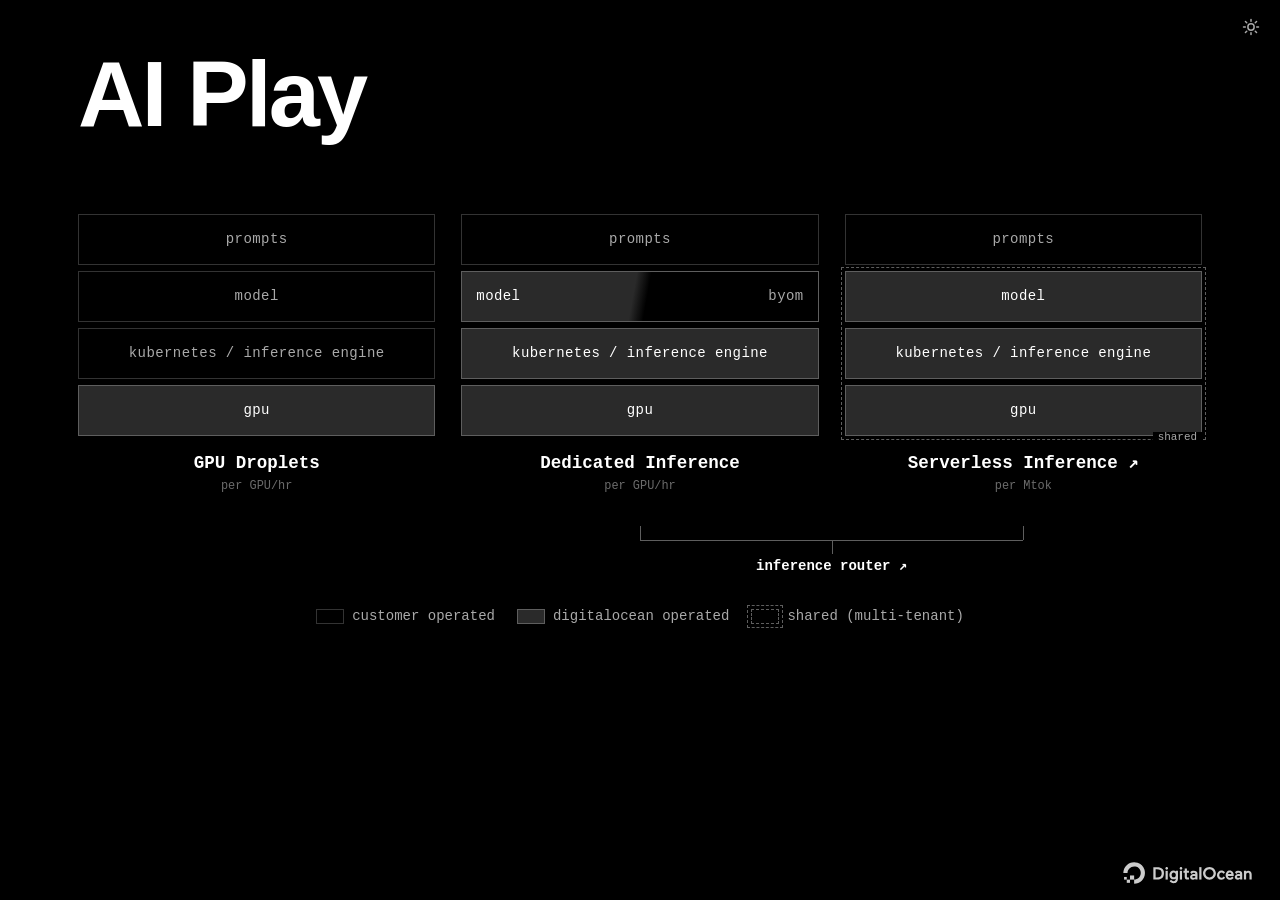
<file: ai-play.html>
<!DOCTYPE html>
<html lang="en">
<head>
  <meta charset="UTF-8" />
  <meta name="viewport" content="width=device-width, initial-scale=1.0" />
  <title>digitalocean ai — the bigger picture</title>
  <link rel="icon" href="favicon.ico" />
  <link rel="stylesheet" href="styles.css" />
  <script src="theme.js"></script>
</head>
<body>
  <main>
    <h1 class="title">AI Play</h1>
    
    <div class="stacks">
      <!-- GPU Droplets -->
      <div class="stack">
        <div class="layers">
          <div class="layer cust">prompts</div>
          <div class="layer cust">model</div>
          <div class="layer cust">kubernetes / inference engine</div>
          <div class="layer do">gpu</div>
        </div>
        <div class="stack-name">GPU Droplets</div>
        <div class="stack-tier">per GPU/hr</div>
      </div>

      <!-- Dedicated Inference -->
      <div class="stack">
        <div class="layers">
          <div class="layer cust">prompts</div>
          <div class="layer split">model <span class="byom">byom</span></div>
          <div class="layer do">kubernetes / inference engine</div>
          <div class="layer do">gpu</div>
        </div>
        <div class="stack-name">Dedicated Inference</div>
        <div class="stack-tier">per GPU/hr</div>
      </div>

      <!-- Serverless Inference (the demo) -->
      <a class="stack link" href="serverless-inference.html">
        <div class="layers">
          <div class="layer cust">prompts</div>
          <div class="shared">
            <div class="layer do">model</div>
            <div class="layer do">kubernetes / inference engine</div>
            <div class="layer do">gpu</div>
            <span class="shared-tag">shared</span>
          </div>
        </div>
        <div class="stack-name">Serverless Inference ↗</div>
        <div class="stack-tier">per Mtok</div>
      </a>
    </div>

    <!-- inference router fronts both Dedicated (PaaS) and Serverless (TaaS) -->
    <a class="router link" href="inference-router.html" title="how the inference router classifies and routes prompts">
      <span class="arm l"></span>
      <span class="bar"></span>
      <span class="arm r"></span>
      <span class="stem"></span>
      <span class="router-label">inference router ↗</span>
    </a>

    <div class="legend">
      <span class="legend-item"><span class="swatch hollow"></span> customer operated</span>
      <span class="legend-item"><span class="swatch filled"></span> digitalocean operated</span>
      <span class="legend-item"><span class="swatch shared"></span> shared (multi-tenant)</span>
    </div>

  </main>

  <footer class="cellar">
    <img class="do-logo" src="do_logo_horizontal_black.svg" alt="DigitalOcean" />
  </footer>
</body>
</html>
</file>
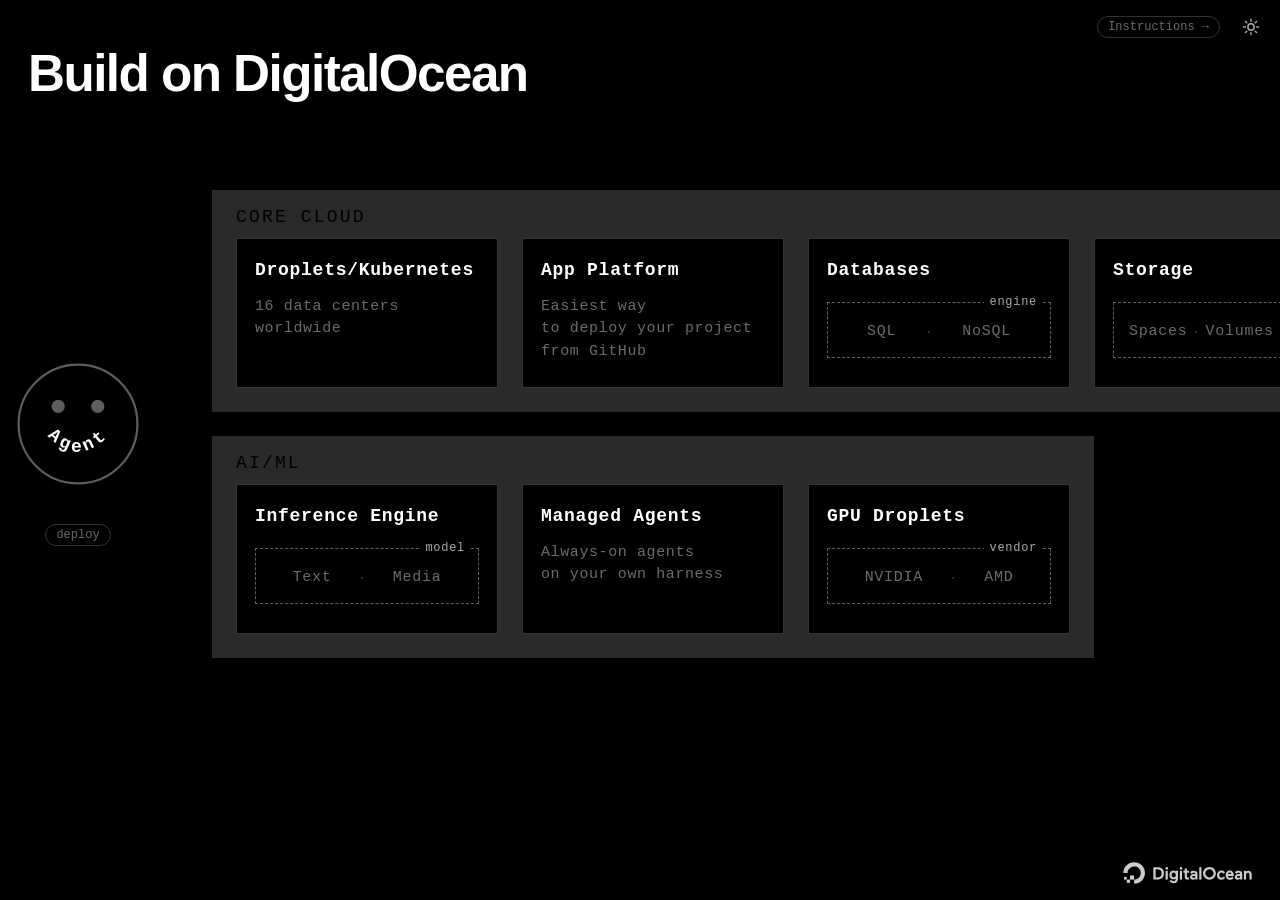
<file: build-on-do.html>
<!DOCTYPE html>
<html lang="en">
<head>
  <meta charset="UTF-8" />
  <meta name="viewport" content="width=device-width, initial-scale=1.0" />
  <title>Build on DigitalOcean — architecture</title>
  <link rel="icon" href="favicon.ico" />
  <link rel="stylesheet" href="styles.css" />
  <script src="theme.js"></script>
  <style>
    /* page-specific layer on top of the shared .mars rules in styles.css */
    main.wide { max-width: 1400px; }
    .mars { font-size: 18px; }
    .mars.bod { --bw: 262px; --bh: 150px; --gap: 24px; --fh: calc(48px + var(--bh) + 24px); --sh: calc(2 * var(--fh) + 24px); flex-direction: column; align-items: center; padding-bottom: 0; gap: 20px; }
    .mars .row { position: relative; display: flex; align-items: flex-start; }
    .mars .net { position: absolute; left: 0; top: 0; width: 100%; height: 100%; overflow: visible; pointer-events: none; z-index: 2; }
    .mars .stack { display: flex; flex-direction: column; gap: 24px; }
    /* both frames are one row of 4 cells and the same size; every block is the same size, whatever it holds */
    .mars .frame.grid { display: grid; grid-template-columns: repeat(4, var(--bw)); grid-auto-rows: var(--bh); gap: var(--gap); align-content: start;
      width: calc(4 * var(--bw) + 3 * var(--gap) + 48px); height: var(--fh); }
    /* AI/ML holds 3 blocks, so it is trimmed to them: same 24px side padding and block gap as Core Cloud */
    .mars .frame.grid.ai { grid-template-columns: repeat(3, var(--bw)); width: calc(3 * var(--bw) + 2 * var(--gap) + 48px); }
    .mars .node.blk { width: var(--bw); height: var(--bh); padding: 18px; }
    /* blocks lift quickly (.2s) but settle back slowly (.7s) so the line has gone by the time they land */
    .mars .node.blk { transition-duration: .7s; }
    .mars .node.blk:hover { transition-duration: .2s; }
    .mars .node.blk .head { font-size: 18px; line-height: 1.5; }
    /* sub-blocks reuse the dashed .inner box from managed-agents.html */
    .mars .inner.subs { display: flex; margin: 18px 0 0; padding: 18px 6px 14px; font-size: 15px; white-space: nowrap; }
    .mars .inner.subs .tag { font-size: 12px; }
    .mars .inner.subs > span:not(.tag) { flex: 1 1 auto; padding: 0 8px; text-align: center; }
    .mars .desc { margin-top: 12px; white-space: nowrap; font-size: 15px; letter-spacing: .04em; line-height: 1.5; }   /* same type as the chips; colour is inherited so it lights with the block */
    /* a small dot, not a bar, between chips: centred on the boundary, same colour as the text but dimmer */
    .mars .inner.subs > span:not(.tag) + span:not(.tag) { position: relative; }
    .mars .inner.subs > span:not(.tag) + span:not(.tag)::before { content: "•"; position: absolute; left: 0; top: 50%; transform: translate(-50%, -50%); font-size: 8px; opacity: .55; }
    /* type sizes in the diagram: 12 (tabs, pill), 15 (chips), 18 (titles, captions, You). */
    /* "You": face + label, centred on the Core Cloud frame so the deploy arrow meets it */
    .mars .you { position: relative; width: 100px; height: var(--sh); color: var(--mid-border); transition: color .2s; }
    .mars .you svg { position: absolute; left: 50%; top: 50%; transform: translate(-50%, -50%); width: 132px; height: 132px; }
    .mars .you .who { position: absolute; left: 0; right: 0; top: calc(50% + 100px); display: flex; justify-content: center; }   /* well below the face: the pill is not its caption */
    .mars .you .face { fill: none; stroke: currentColor; stroke-width: 2; stroke-linecap: round; }
    .mars .you .eye { fill: currentColor; stroke: none; }
    /* "Agent" is the mouth: set along the smile's curve, 132/120 scale so font-size 16.4 = the diagram's 18px */
    .mars .you .mouth { fill: var(--bright); font: 700 16.4px var(--mono); letter-spacing: 3px; }
    /* deploy pill: quiet outline until hovered, so it doesn't outshine the diagram */
    .mars .you .sample { background: transparent; color: var(--dim-text); border-color: var(--dim-border); box-shadow: none; font-size: 12px; padding: 1px 10px; }
    /* quiet link to the instructions page, top right (same dim style as the pill) */
    .to-instr { position: absolute; top: 16px; right: 60px; font-size: 12px; color: var(--dim-text); text-decoration: none; border: 1px solid var(--dim-border); border-radius: 999px; padding: 1px 10px; transition: color .2s, border-color .2s; }
    .to-instr:hover, .to-instr:focus-visible { color: var(--bright); border-color: var(--mid-border); }
    .mars .you .sample:hover, .mars .you .sample:focus-visible { color: var(--bright); border-color: var(--mid-border); box-shadow: none; transform: none; }
    .mars .row > .link-h { width: 84px; padding: 0 6px; height: var(--sh); margin-top: 0; }
    .mars .net .arr { opacity: 0; stroke: var(--bright); stroke-dasharray: 5 5; animation: mars-flow .6s linear infinite; transition: opacity .1s .1s; }   /* same delay in and out, so the line follows the blocks' 0.2s lift/drop */
    /* hover captions sit in a fixed strip under the diagram */
    .mars .caps { position: relative; width: 100%; height: 64px; }
    .mars .caps .cap { top: 0; width: 800px; }

    /* label mechanism (as inference-router.html): hover/focus the deploy pill → glow the blocks you deploy to and turn on the arrow */
    .mars:has(.sample[data-for="deploy"]:is(:hover,:focus-visible)) .node[data-chain~="deploy"] { transform: translateY(-4px); color: var(--bright); border-color: var(--bright); box-shadow: 0 0 24px 2px var(--glow); transition-duration: .2s; }
    .mars:has(.sample[data-for="deploy"]:is(:hover,:focus-visible)) .cap[data-chain~="deploy"] { opacity: 1; }
    .mars:has(.node[data-chain~="droplets"]:hover) .cap[data-chain~="droplets"],
    .mars:has(.node[data-chain~="app"]:hover) .cap[data-chain~="app"],
    .mars:has(.node[data-chain~="db"]:hover) .cap[data-chain~="db"],
    .mars:has(.node[data-chain~="storage"]:hover) .cap[data-chain~="storage"],
    .mars:has(.node[data-chain~="inference"]:hover) .cap[data-chain~="inference"],
    .mars:has(.node[data-chain~="agents"]:hover) .cap[data-chain~="agents"],
    .mars:has(.node[data-chain~="gpu"]:hover) .cap[data-chain~="gpu"] { opacity: 1; }
    .mars:has(.sample[data-for="deploy"]:is(:hover,:focus-visible)) .arr[data-c~="core"] { opacity: 1; }
    .mars:has(.sample[data-for="deploy"]:is(:hover,:focus-visible)) .you { color: var(--bright); }
  </style>
</head>
<body>
  <a class="to-instr" href="instructions.html">Instructions →</a>
  <main class="wide">
    <h1 class="title">Build on DigitalOcean</h1>

    <div class="mars bod">
      <div class="row">
        <svg class="net" aria-hidden="true"><path class="arr" data-c="core" d=""/></svg>
        <div class="you">
          <svg viewBox="0 0 120 120" role="img" aria-label="Agent"><defs><path id="smile" d="M28 66Q60 104 92 66"/></defs><circle class="face" cx="60" cy="60" r="54"/><circle class="eye" cx="42" cy="44" r="6"/><circle class="eye" cx="78" cy="44" r="6"/><text class="mouth"><textPath href="#smile" startOffset="50%" text-anchor="middle">Agent</textPath></text></svg>
          <div class="who">
            <button class="sample" type="button" data-for="deploy">deploy</button>
          </div>
        </div>

        <div class="link-h"></div>

        <div class="stack">
          <div class="frame grid"><span class="frame-title">Core Cloud</span>
          <div class="stage node blk core" data-chain="droplets"><div class="head">Droplets/Kubernetes</div><div class="desc">16 data centers<br>worldwide</div></div>
          <div class="stage node blk core" data-chain="app deploy"><div class="head">App Platform</div><div class="desc">Easiest way<br>to deploy your project<br>from GitHub</div></div>
          <div class="stage node blk core" data-chain="db deploy"><div class="head">Databases</div><div class="inner subs"><span class="tag">engine</span><span>SQL</span><span>NoSQL</span></div></div>
          <div class="stage node blk core" data-chain="storage deploy"><div class="head">Storage</div><div class="inner subs"><span class="tag">type</span><span>Spaces</span><span>Volumes</span><span>NFS</span></div></div>
          </div>
          <div class="frame grid ai"><span class="frame-title">AI/ML</span>
          <div class="stage node blk" data-chain="inference deploy"><div class="head">Inference Engine</div><div class="inner subs"><span class="tag">model</span><span>Text</span><span>Media</span></div></div>
          <div class="stage node blk" data-chain="agents"><div class="head">Managed Agents</div><div class="desc">Always-on agents<br>on your own harness</div></div>
          <div class="stage node blk" data-chain="gpu"><div class="head">GPU Droplets</div><div class="inner subs"><span class="tag">vendor</span><span>NVIDIA</span><span>AMD</span></div></div>
          </div>
        </div>
      </div>

      <div class="caps">
        <div class="cap" data-chain="droplets"><b>Droplets/Kubernetes</b>Virtual machines and managed Kubernetes,<br>in 16 data centers.</div>
        <div class="cap" data-chain="app"><b>App Platform</b>Deploy apps from code or containers.</div>
        <div class="cap" data-chain="db"><b>Databases</b>Managed PostgreSQL, MySQL, etc.</div>
        <div class="cap" data-chain="storage"><b>Storage</b>Spaces (object), Volumes (block), NFS (file).</div>
        <div class="cap" data-chain="inference"><b>Inference Engine</b>Call open-weight and pass-through models by API.</div>
        <div class="cap" data-chain="agents"><b>Managed Agents</b>Run your agent in a secure runtime,<br>and let it act in GitHub, Jira and 20,000+ other tools.</div>
        <div class="cap" data-chain="gpu"><b>GPU Droplets</b>GPU virtual machines.</div>
        <div class="cap" data-chain="deploy"><b>Deploy</b>Your agent deploys via MCP or a plugin.</div>
      </div>

    </div>
  </main>

  <script>
  /* deploy arrow: one trunk from the face through the gap between the frames, then a branch to every
     highlighted block (.node[data-chain~="deploy"]) — up to Core Cloud, down to AI/ML — each running right up to its block.
     Positions come from layout offsets (not bounding rects), so the hover lift doesn't shift the geometry. */
  (function () {
    var row = document.querySelector(".mars .row");
    var path = row.querySelector(".net .arr");
    var you = row.querySelector(".you");
    var frames = row.querySelectorAll(".frame");
    var START = 10, LIFT = 4;   // lit blocks rise 4px on hover (see .node:hover), so end the line on the lifted edge

    function pos(el) {
      var x = 0, y = 0;
      while (el && el !== row) { x += el.offsetLeft; y += el.offsetTop; el = el.offsetParent; }
      return { x: x, y: y };
    }

    function draw() {
      var core = pos(frames[0]), ai = pos(frames[1]);
      var gapY = Math.round((core.y + frames[0].offsetHeight + ai.y) / 2);
      var x0 = Math.round(pos(you).x + you.offsetWidth / 2 + you.querySelector('svg').getBoundingClientRect().width / 2 + START);   // face edge + gap
      var blocks = row.querySelectorAll('.node[data-chain~="deploy"]');
      var d = "", xEnd = x0;
      Array.prototype.forEach.call(blocks, function (b) {
        var p = pos(b), bx = Math.round(p.x + b.offsetWidth / 2);
        var up = p.y + b.offsetHeight / 2 < gapY;
        var ye = (up ? p.y + b.offsetHeight : p.y) - LIFT;
        d += "M" + bx + " " + gapY + "V" + ye;
        if (bx > xEnd) xEnd = bx;
      });
      path.setAttribute("d", d ? "M" + x0 + " " + gapY + "H" + xEnd + d : "");
    }

    draw();
    window.addEventListener("load", draw);
    window.addEventListener("resize", draw);
    if (document.fonts && document.fonts.ready) document.fonts.ready.then(draw);
    if (window.ResizeObserver) new ResizeObserver(draw).observe(row);
    new MutationObserver(draw).observe(row, { attributes: true, attributeFilter: ["data-chain"], subtree: true });
    var pill = row.querySelector('.sample[data-for="deploy"]');
    ["mouseenter", "focus"].forEach(function (e) { pill.addEventListener(e, draw); });
  })();
  </script>

  <footer class="cellar">
    <img class="do-logo" src="do_logo_horizontal_black.svg" alt="DigitalOcean" />
  </footer>
</body>
</html>
</file>
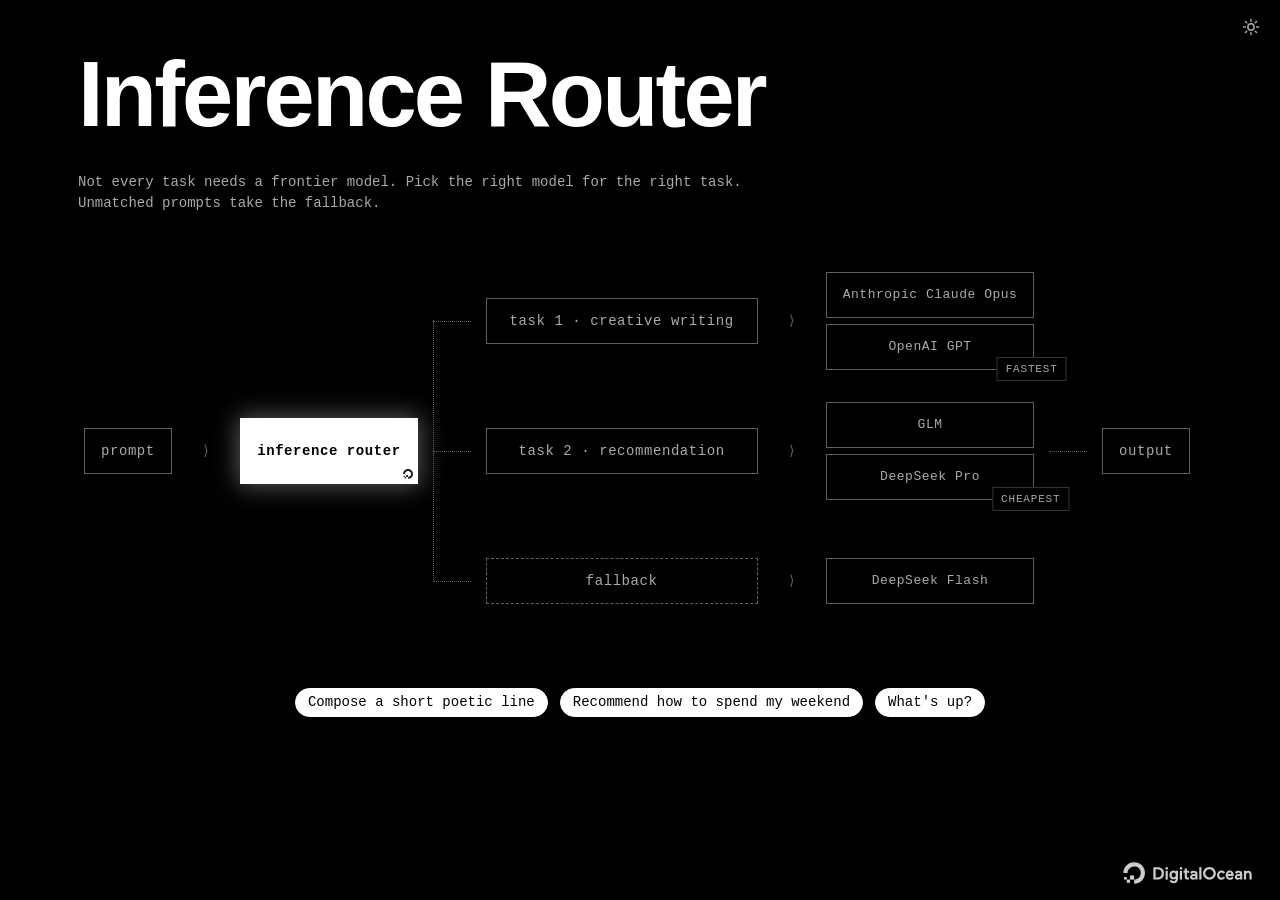
<file: inference-router.html>
<!DOCTYPE html>
<html lang="en">
<head>
  <meta charset="UTF-8" />
  <meta name="viewport" content="width=device-width, initial-scale=1.0" />
  <title>inference router — architecture</title>
  <link rel="icon" href="favicon.ico" />
  <link rel="stylesheet" href="styles.css" />
  <script src="theme.js"></script>
</head>
<body>
  <main>
    <h1 class="title">Inference Router</h1>
    <p class="lead">Not every task needs a frontier model. Pick the right model for the right task. <br> Unmatched prompts take the fallback.</p>

    <div class="arch" id="arch">
      <div class="stage node" data-chain="creative recommend fallback">prompt</div>

      <div class="conn" data-chain="creative recommend fallback"><span class="chev">⟩</span></div>

      <div class="stage node router" data-chain="creative recommend fallback">inference router<img class="router-logo" src="do_mark_black.svg" alt="DigitalOcean" /></div>

      <!-- branch: a ⟩ arrow fans the router into each group, and each group ⟩ feeds the output -->
      <div class="arch-branch">
        <div class="arch-tasks">
          <!-- task 1 -->
          <div class="task-group">
            <div class="conn line" data-chain="creative"></div>
            <div class="stage node task" data-chain="creative">task 1 · creative writing</div>
            <div class="conn" data-chain="creative"><span class="chev">⟩</span></div>
            <div class="arch-models">
              <div class="stage node model">Anthropic Claude Opus</div>
              <div class="stage node model" data-chain="creative">OpenAI GPT</div>
            </div>
            <div class="arch-criteria" data-chain="creative">fastest</div>
          </div>

          <!-- task 2 -->
          <div class="task-group">
            <div class="conn line" data-chain="recommend"></div>
            <div class="stage node task" data-chain="recommend">task 2 · recommendation</div>
            <div class="conn" data-chain="recommend"><span class="chev">⟩</span></div>
            <div class="arch-models">
              <div class="stage node model">GLM</div>
              <div class="stage node model" data-chain="recommend">DeepSeek Pro</div>
            </div>
            <div class="arch-criteria" data-chain="recommend">cheapest</div>
          </div>

          <!-- fallback (task 3, kinda) — the catch-all when no task matches -->
          <div class="task-group">
            <div class="conn line" data-chain="fallback"></div>
            <div class="stage node task fallback" data-chain="fallback">fallback</div>
            <div class="conn" data-chain="fallback"><span class="chev">⟩</span></div>
            <div class="arch-models">
              <div class="stage node model" data-chain="fallback">DeepSeek Flash</div>
            </div>
          </div>
        </div>
      </div>

      <div class="conn line" data-chain="creative recommend fallback"></div>

      <div class="stage node output" data-chain="creative recommend fallback">output</div>
    </div>

    <div class="samples">
      <button class="sample" type="button" data-for="creative">Compose a short poetic line</button>
      <button class="sample" type="button" data-for="recommend">Recommend how to spend my weekend</button>
      <button class="sample" type="button" data-for="fallback">What's up?</button>
    </div>
  </main>

  <footer class="cellar">
    <img class="do-logo" src="do_logo_horizontal_black.svg" alt="DigitalOcean" />
  </footer>

</body>
</html>
</file>
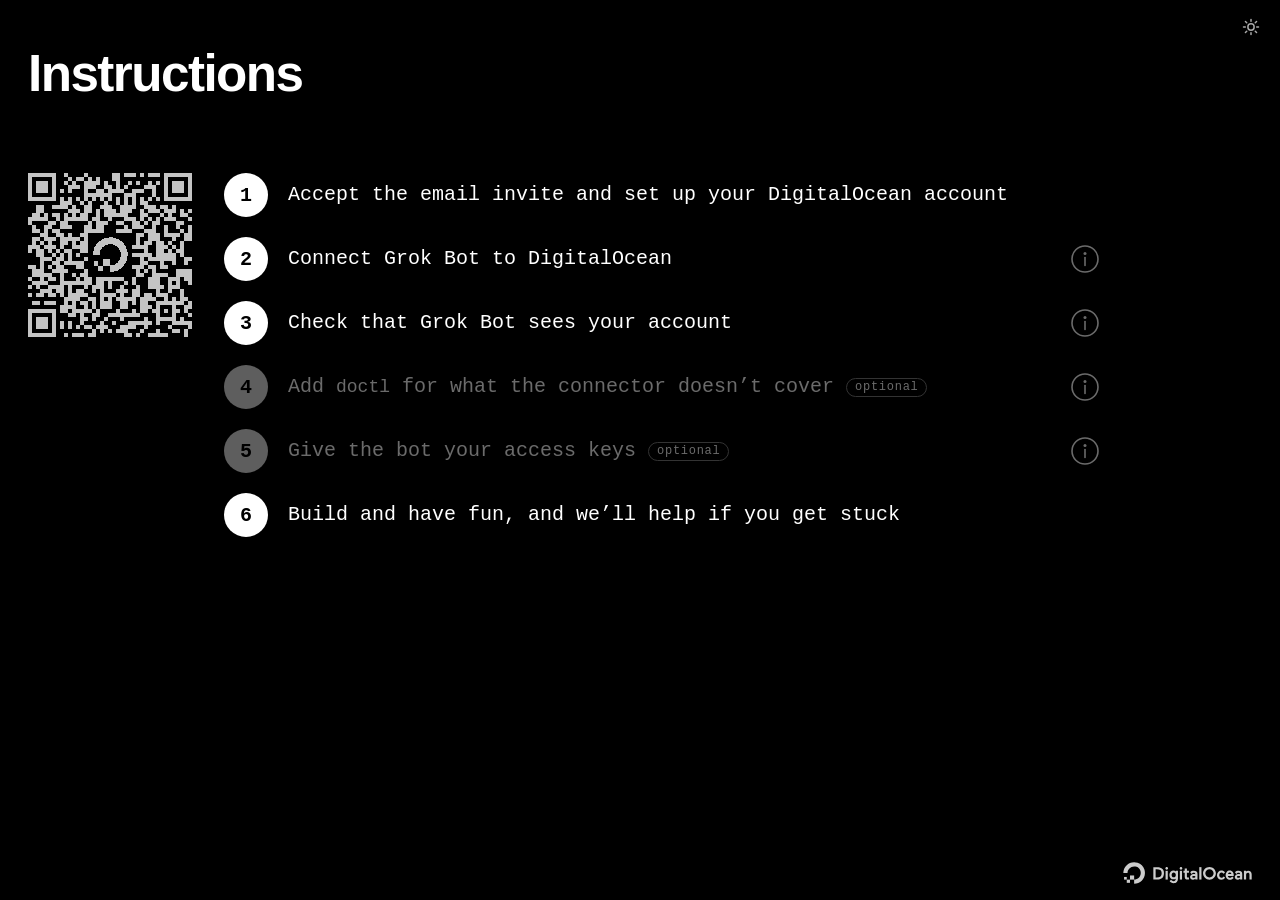
<file: instructions.html>
<!DOCTYPE html>
<html lang="en">
<head>
  <meta charset="UTF-8" />
  <meta name="viewport" content="width=device-width, initial-scale=1.0" />
  <title>Instructions — Build on DigitalOcean</title>
  <link rel="icon" href="favicon.ico" />
  <link rel="stylesheet" href="styles.css" />
  <script src="theme.js"></script>
  <style>
    /* page-specific layer on top of the shared styles.css */
    main.instr { max-width: 1400px; align-items: stretch; }   /* build-on-do.html sets the same width, so the title lands in the same spot */
    .instr .layout { display: grid; grid-template-columns: 1fr minmax(0, 924px) 1fr; margin-top: 24px; }
    .instr .steps { grid-column: 2; list-style: none; margin: 0; padding: 0; display: flex; flex-direction: column; gap: 4px; }
    .instr .step { padding: 8px 24px; }
    .instr .row { display: flex; align-items: center; gap: 20px; }
    /* inverted round: solid disc, number cut out in the page background. bright = needed, pale = optional */
    .instr .n { flex: none; width: 44px; height: 44px; border-radius: 50%; display: grid; place-items: center; font: 700 20px var(--mono); background: var(--bright); color: var(--bg); }
    .instr .step.opt .n { background: var(--mid-border); }
    .instr .text { flex: 1; font-size: 20px; line-height: 1.4; color: var(--bright); }
    .instr .step.opt .text { color: var(--dim-text); }
    .instr .text .tagl { display: inline-block; margin-left: 12px; font-size: 12px; letter-spacing: .06em; border: 1px solid var(--dim-border); border-radius: 999px; padding: 0 8px; vertical-align: 2px; }
    .instr .text a { color: inherit; text-decoration: underline; text-underline-offset: 3px; }
    .instr .text a:hover { color: var(--bright); }
    .instr .text code { font-family: var(--mono); font-size: .9em; }
    /* (i): round vector icon on the right; hover or keyboard focus opens the detail */
    .instr .i { flex: none; width: 30px; height: 30px; padding: 0; background: transparent; border: 0; color: var(--dim-text); cursor: help; transition: color .2s; }
    .instr .i svg { width: 100%; height: 100%; display: block; fill: none; stroke: currentColor; stroke-width: 1.6; stroke-linecap: round; }
    .instr .i .dot { fill: currentColor; stroke: none; }
    .instr .i:is(:focus-visible), .instr .step.open .i { color: var(--bright); outline: none; }
    @media (hover: hover) { .instr .i:hover { color: var(--bright); } }
    .instr .gap-i { flex: none; width: 30px; }
    .instr .detail { max-height: 0; overflow: hidden; opacity: 0; font-size: 16px; line-height: 1.55; color: var(--dim-text); margin-left: 64px; margin-right: 50px; transition: max-height .35s, opacity .25s, margin-top .35s; }
    /* mouse: hover opens it; keyboard: focus opens it; touch: a tap toggles .open (hover is unreliable on phones) */
    .instr .step:is(.open, :has(.i:focus-visible)) .detail { max-height: 420px; opacity: 1; margin-top: 14px; }
    @media (hover: hover) { .instr .step:has(.i:hover) .detail { max-height: 420px; opacity: 1; margin-top: 14px; } }
    .instr .detail p { margin: 0; padding: 12px 16px; border: 1px dashed var(--mid-border); border-radius: 10px; }
    /* QR: left of the steps, left-aligned with the title and level with step 1; under the list on small screens. Bright enough to scan. */
    .qr { grid-column: 1; grid-row: 1; justify-self: start; align-self: start; margin: 0 0 0 -8px; --qr: #c4c4c4; transition: transform .2s; }
    :root[data-theme="light"] .qr { --qr: #3b3b3b; }
    .qr:hover { transform: translateY(-4px); }
    .qr-code svg { display: block; width: 180px; height: 180px; }
    .qr-ink { fill: var(--qr); transition: fill .2s; }
    .qr:hover .qr-ink { fill: var(--bright); }
    @media (max-width: 1240px) { .instr .layout { display: flex; flex-direction: column; } .instr .steps { order: 1; } .qr { order: 2; align-self: center; margin: 12px 0 70px; } .qr:hover { transform: none; } }
    @media (max-width: 600px) { .instr .i { width: 36px; height: 36px; margin: -3px; } .instr .step { padding: 12px 16px; } .instr .row { gap: 12px; } .instr .n { width: 34px; height: 34px; font-size: 16px; } .instr .text { font-size: 15px; } .instr .text .tagl { font-size: 11px; } .instr .detail { font-size: 14px; margin-left: 0; margin-right: 0; } }
  </style>
</head>
<body>
  <main class="wide instr">
    <h1 class="title">Instructions</h1>

    <div class="layout">
    <div class="qr"><div class="qr-code"></div></div>

    <ol class="steps">
      <li class="step">
        <div class="row"><span class="n">1</span>
          <div class="text">Accept the email invite and set up your DigitalOcean account</div>
          <span class="gap-i"></span></div>
      </li>
      <li class="step">
        <div class="row"><span class="n">2</span>
          <div class="text">Connect Grok Bot to DigitalOcean</div>
          <button class="i" type="button" aria-label="More about step 2"><svg viewBox="0 0 30 30"><circle cx="15" cy="15" r="13"/><circle class="dot" cx="15" cy="9.5" r="1.5"/><path d="M15 13.5v8"/></svg></button></div>
        <div class="detail"><p>Go to Connect Apps &gt; DigitalOcean and sign in with your DigitalOcean account. The bot never sees your password. The default permission is read only. To let the bot create, add write permission (full access).</p></div>
      </li>
      <li class="step">
        <div class="row"><span class="n">3</span>
          <div class="text">Check that Grok Bot sees your account</div>
          <button class="i" type="button" aria-label="More about step 3"><svg viewBox="0 0 30 30"><circle cx="15" cy="15" r="13"/><circle class="dot" cx="15" cy="9.5" r="1.5"/><path d="M15 13.5v8"/></svg></button></div>
        <div class="detail"><p>Ask “list my droplets” or “what apps do I have?” If it answers, you’re set. The bot asks before changing or deleting anything.</p></div>
      </li>
      <li class="step opt">
        <div class="row"><span class="n">4</span>
          <div class="text">Add <code>doctl</code> for what the connector doesn’t cover<span class="tagl">optional</span></div>
          <button class="i" type="button" aria-label="More about step 4"><svg viewBox="0 0 30 30"><circle cx="15" cy="15" r="13"/><circle class="dot" cx="15" cy="9.5" r="1.5"/><path d="M15 13.5v8"/></svg></button></div>
        <div class="detail"><p>doctl is the DigitalOcean command-line tool. Ask the bot to “install doctl on your computer and sign it in through the browser with read and write access”. It goes on the bot’s own computer, and no token is needed.</p></div>
      </li>
      <li class="step opt">
        <div class="row"><span class="n">5</span>
          <div class="text">Give the bot your access keys<span class="tagl">optional</span></div>
          <button class="i" type="button" aria-label="More about step 5"><svg viewBox="0 0 30 30"><circle cx="15" cy="15" r="13"/><circle class="dot" cx="15" cy="9.5" r="1.5"/><path d="M15 13.5v8"/></svg></button></div>
        <div class="detail"><p>Create a Spaces key and a model access key in the DigitalOcean control panel. Then ask the bot to request each one and paste it into the masked box, never into the chat.</p></div>
      </li>
      <li class="step">
        <div class="row"><span class="n">6</span>
          <div class="text">Build and have fun, and we’ll help if you get stuck</div>
          <span class="gap-i"></span></div>
      </li>
    </ol>
    </div>
  </main>
  <footer class="cellar">
    <img class="do-logo" src="do_logo_horizontal_black.svg" alt="DigitalOcean" />
  </footer>
  <script>
//---------------------------------------------------------------------
//
// QR Code Generator for JavaScript
//
// Copyright (c) 2009 Kazuhiko Arase
//
// URL: http://www.d-project.com/
//
// Licensed under the MIT license:
//  http://www.opensource.org/licenses/mit-license.php
//
// The word 'QR Code' is registered trademark of
// DENSO WAVE INCORPORATED
//  http://www.denso-wave.com/qrcode/faqpatent-e.html
//
//---------------------------------------------------------------------

var qrcode = function() {

  //---------------------------------------------------------------------
  // qrcode
  //---------------------------------------------------------------------

  /**
   * qrcode
   * @param typeNumber 1 to 40
   * @param errorCorrectionLevel 'L','M','Q','H'
   */
  var qrcode = function(typeNumber, errorCorrectionLevel) {

    var PAD0 = 0xEC;
    var PAD1 = 0x11;

    var _typeNumber = typeNumber;
    var _errorCorrectionLevel = QRErrorCorrectionLevel[errorCorrectionLevel];
    var _modules = null;
    var _moduleCount = 0;
    var _dataCache = null;
    var _dataList = [];

    var _this = {};

    var makeImpl = function(test, maskPattern) {

      _moduleCount = _typeNumber * 4 + 17;
      _modules = function(moduleCount) {
        var modules = new Array(moduleCount);
        for (var row = 0; row < moduleCount; row += 1) {
          modules[row] = new Array(moduleCount);
          for (var col = 0; col < moduleCount; col += 1) {
            modules[row][col] = null;
          }
        }
        return modules;
      }(_moduleCount);

      setupPositionProbePattern(0, 0);
      setupPositionProbePattern(_moduleCount - 7, 0);
      setupPositionProbePattern(0, _moduleCount - 7);
      setupPositionAdjustPattern();
      setupTimingPattern();
      setupTypeInfo(test, maskPattern);

      if (_typeNumber >= 7) {
        setupTypeNumber(test);
      }

      if (_dataCache == null) {
        _dataCache = createData(_typeNumber, _errorCorrectionLevel, _dataList);
      }

      mapData(_dataCache, maskPattern);
    };

    var setupPositionProbePattern = function(row, col) {

      for (var r = -1; r <= 7; r += 1) {

        if (row + r <= -1 || _moduleCount <= row + r) continue;

        for (var c = -1; c <= 7; c += 1) {

          if (col + c <= -1 || _moduleCount <= col + c) continue;

          if ( (0 <= r && r <= 6 && (c == 0 || c == 6) )
              || (0 <= c && c <= 6 && (r == 0 || r == 6) )
              || (2 <= r && r <= 4 && 2 <= c && c <= 4) ) {
            _modules[row + r][col + c] = true;
          } else {
            _modules[row + r][col + c] = false;
          }
        }
      }
    };

    var getBestMaskPattern = function() {

      var minLostPoint = 0;
      var pattern = 0;

      for (var i = 0; i < 8; i += 1) {

        makeImpl(true, i);

        var lostPoint = QRUtil.getLostPoint(_this);

        if (i == 0 || minLostPoint > lostPoint) {
          minLostPoint = lostPoint;
          pattern = i;
        }
      }

      return pattern;
    };

    var setupTimingPattern = function() {

      for (var r = 8; r < _moduleCount - 8; r += 1) {
        if (_modules[r][6] != null) {
          continue;
        }
        _modules[r][6] = (r % 2 == 0);
      }

      for (var c = 8; c < _moduleCount - 8; c += 1) {
        if (_modules[6][c] != null) {
          continue;
        }
        _modules[6][c] = (c % 2 == 0);
      }
    };

    var setupPositionAdjustPattern = function() {

      var pos = QRUtil.getPatternPosition(_typeNumber);

      for (var i = 0; i < pos.length; i += 1) {

        for (var j = 0; j < pos.length; j += 1) {

          var row = pos[i];
          var col = pos[j];

          if (_modules[row][col] != null) {
            continue;
          }

          for (var r = -2; r <= 2; r += 1) {

            for (var c = -2; c <= 2; c += 1) {

              if (r == -2 || r == 2 || c == -2 || c == 2
                  || (r == 0 && c == 0) ) {
                _modules[row + r][col + c] = true;
              } else {
                _modules[row + r][col + c] = false;
              }
            }
          }
        }
      }
    };

    var setupTypeNumber = function(test) {

      var bits = QRUtil.getBCHTypeNumber(_typeNumber);

      for (var i = 0; i < 18; i += 1) {
        var mod = (!test && ( (bits >> i) & 1) == 1);
        _modules[Math.floor(i / 3)][i % 3 + _moduleCount - 8 - 3] = mod;
      }

      for (var i = 0; i < 18; i += 1) {
        var mod = (!test && ( (bits >> i) & 1) == 1);
        _modules[i % 3 + _moduleCount - 8 - 3][Math.floor(i / 3)] = mod;
      }
    };

    var setupTypeInfo = function(test, maskPattern) {

      var data = (_errorCorrectionLevel << 3) | maskPattern;
      var bits = QRUtil.getBCHTypeInfo(data);

      // vertical
      for (var i = 0; i < 15; i += 1) {

        var mod = (!test && ( (bits >> i) & 1) == 1);

        if (i < 6) {
          _modules[i][8] = mod;
        } else if (i < 8) {
          _modules[i + 1][8] = mod;
        } else {
          _modules[_moduleCount - 15 + i][8] = mod;
        }
      }

      // horizontal
      for (var i = 0; i < 15; i += 1) {

        var mod = (!test && ( (bits >> i) & 1) == 1);

        if (i < 8) {
          _modules[8][_moduleCount - i - 1] = mod;
        } else if (i < 9) {
          _modules[8][15 - i - 1 + 1] = mod;
        } else {
          _modules[8][15 - i - 1] = mod;
        }
      }

      // fixed module
      _modules[_moduleCount - 8][8] = (!test);
    };

    var mapData = function(data, maskPattern) {

      var inc = -1;
      var row = _moduleCount - 1;
      var bitIndex = 7;
      var byteIndex = 0;
      var maskFunc = QRUtil.getMaskFunction(maskPattern);

      for (var col = _moduleCount - 1; col > 0; col -= 2) {

        if (col == 6) col -= 1;

        while (true) {

          for (var c = 0; c < 2; c += 1) {

            if (_modules[row][col - c] == null) {

              var dark = false;

              if (byteIndex < data.length) {
                dark = ( ( (data[byteIndex] >>> bitIndex) & 1) == 1);
              }

              var mask = maskFunc(row, col - c);

              if (mask) {
                dark = !dark;
              }

              _modules[row][col - c] = dark;
              bitIndex -= 1;

              if (bitIndex == -1) {
                byteIndex += 1;
                bitIndex = 7;
              }
            }
          }

          row += inc;

          if (row < 0 || _moduleCount <= row) {
            row -= inc;
            inc = -inc;
            break;
          }
        }
      }
    };

    var createBytes = function(buffer, rsBlocks) {

      var offset = 0;

      var maxDcCount = 0;
      var maxEcCount = 0;

      var dcdata = new Array(rsBlocks.length);
      var ecdata = new Array(rsBlocks.length);

      for (var r = 0; r < rsBlocks.length; r += 1) {

        var dcCount = rsBlocks[r].dataCount;
        var ecCount = rsBlocks[r].totalCount - dcCount;

        maxDcCount = Math.max(maxDcCount, dcCount);
        maxEcCount = Math.max(maxEcCount, ecCount);

        dcdata[r] = new Array(dcCount);

        for (var i = 0; i < dcdata[r].length; i += 1) {
          dcdata[r][i] = 0xff & buffer.getBuffer()[i + offset];
        }
        offset += dcCount;

        var rsPoly = QRUtil.getErrorCorrectPolynomial(ecCount);
        var rawPoly = qrPolynomial(dcdata[r], rsPoly.getLength() - 1);

        var modPoly = rawPoly.mod(rsPoly);
        ecdata[r] = new Array(rsPoly.getLength() - 1);
        for (var i = 0; i < ecdata[r].length; i += 1) {
          var modIndex = i + modPoly.getLength() - ecdata[r].length;
          ecdata[r][i] = (modIndex >= 0)? modPoly.getAt(modIndex) : 0;
        }
      }

      var totalCodeCount = 0;
      for (var i = 0; i < rsBlocks.length; i += 1) {
        totalCodeCount += rsBlocks[i].totalCount;
      }

      var data = new Array(totalCodeCount);
      var index = 0;

      for (var i = 0; i < maxDcCount; i += 1) {
        for (var r = 0; r < rsBlocks.length; r += 1) {
          if (i < dcdata[r].length) {
            data[index] = dcdata[r][i];
            index += 1;
          }
        }
      }

      for (var i = 0; i < maxEcCount; i += 1) {
        for (var r = 0; r < rsBlocks.length; r += 1) {
          if (i < ecdata[r].length) {
            data[index] = ecdata[r][i];
            index += 1;
          }
        }
      }

      return data;
    };

    var createData = function(typeNumber, errorCorrectionLevel, dataList) {

      var rsBlocks = QRRSBlock.getRSBlocks(typeNumber, errorCorrectionLevel);

      var buffer = qrBitBuffer();

      for (var i = 0; i < dataList.length; i += 1) {
        var data = dataList[i];
        buffer.put(data.getMode(), 4);
        buffer.put(data.getLength(), QRUtil.getLengthInBits(data.getMode(), typeNumber) );
        data.write(buffer);
      }

      // calc num max data.
      var totalDataCount = 0;
      for (var i = 0; i < rsBlocks.length; i += 1) {
        totalDataCount += rsBlocks[i].dataCount;
      }

      if (buffer.getLengthInBits() > totalDataCount * 8) {
        throw 'code length overflow. ('
          + buffer.getLengthInBits()
          + '>'
          + totalDataCount * 8
          + ')';
      }

      // end code
      if (buffer.getLengthInBits() + 4 <= totalDataCount * 8) {
        buffer.put(0, 4);
      }

      // padding
      while (buffer.getLengthInBits() % 8 != 0) {
        buffer.putBit(false);
      }

      // padding
      while (true) {

        if (buffer.getLengthInBits() >= totalDataCount * 8) {
          break;
        }
        buffer.put(PAD0, 8);

        if (buffer.getLengthInBits() >= totalDataCount * 8) {
          break;
        }
        buffer.put(PAD1, 8);
      }

      return createBytes(buffer, rsBlocks);
    };

    _this.addData = function(data, mode) {

      mode = mode || 'Byte';

      var newData = null;

      switch(mode) {
      case 'Numeric' :
        newData = qrNumber(data);
        break;
      case 'Alphanumeric' :
        newData = qrAlphaNum(data);
        break;
      case 'Byte' :
        newData = qr8BitByte(data);
        break;
      case 'Kanji' :
        newData = qrKanji(data);
        break;
      default :
        throw 'mode:' + mode;
      }

      _dataList.push(newData);
      _dataCache = null;
    };

    _this.isDark = function(row, col) {
      if (row < 0 || _moduleCount <= row || col < 0 || _moduleCount <= col) {
        throw row + ',' + col;
      }
      return _modules[row][col];
    };

    _this.getModuleCount = function() {
      return _moduleCount;
    };

    _this.make = function() {
      if (_typeNumber < 1) {
        var typeNumber = 1;

        for (; typeNumber < 40; typeNumber++) {
          var rsBlocks = QRRSBlock.getRSBlocks(typeNumber, _errorCorrectionLevel);
          var buffer = qrBitBuffer();

          for (var i = 0; i < _dataList.length; i++) {
            var data = _dataList[i];
            buffer.put(data.getMode(), 4);
            buffer.put(data.getLength(), QRUtil.getLengthInBits(data.getMode(), typeNumber) );
            data.write(buffer);
          }

          var totalDataCount = 0;
          for (var i = 0; i < rsBlocks.length; i++) {
            totalDataCount += rsBlocks[i].dataCount;
          }

          if (buffer.getLengthInBits() <= totalDataCount * 8) {
            break;
          }
        }

        _typeNumber = typeNumber;
      }

      makeImpl(false, getBestMaskPattern() );
    };

    _this.createTableTag = function(cellSize, margin) {

      cellSize = cellSize || 2;
      margin = (typeof margin == 'undefined')? cellSize * 4 : margin;

      var qrHtml = '';

      qrHtml += '<table style="';
      qrHtml += ' border-width: 0px; border-style: none;';
      qrHtml += ' border-collapse: collapse;';
      qrHtml += ' padding: 0px; margin: ' + margin + 'px;';
      qrHtml += '">';
      qrHtml += '<tbody>';

      for (var r = 0; r < _this.getModuleCount(); r += 1) {

        qrHtml += '<tr>';

        for (var c = 0; c < _this.getModuleCount(); c += 1) {
          qrHtml += '<td style="';
          qrHtml += ' border-width: 0px; border-style: none;';
          qrHtml += ' border-collapse: collapse;';
          qrHtml += ' padding: 0px; margin: 0px;';
          qrHtml += ' width: ' + cellSize + 'px;';
          qrHtml += ' height: ' + cellSize + 'px;';
          qrHtml += ' background-color: ';
          qrHtml += _this.isDark(r, c)? '#000000' : '#ffffff';
          qrHtml += ';';
          qrHtml += '"/>';
        }

        qrHtml += '</tr>';
      }

      qrHtml += '</tbody>';
      qrHtml += '</table>';

      return qrHtml;
    };

    _this.createSvgTag = function(cellSize, margin, alt, title) {

      var opts = {};
      if (typeof arguments[0] == 'object') {
        // Called by options.
        opts = arguments[0];
        // overwrite cellSize and margin.
        cellSize = opts.cellSize;
        margin = opts.margin;
        alt = opts.alt;
        title = opts.title;
      }

      cellSize = cellSize || 2;
      margin = (typeof margin == 'undefined')? cellSize * 4 : margin;

      // Compose alt property surrogate
      alt = (typeof alt === 'string') ? {text: alt} : alt || {};
      alt.text = alt.text || null;
      alt.id = (alt.text) ? alt.id || 'qrcode-description' : null;

      // Compose title property surrogate
      title = (typeof title === 'string') ? {text: title} : title || {};
      title.text = title.text || null;
      title.id = (title.text) ? title.id || 'qrcode-title' : null;

      var size = _this.getModuleCount() * cellSize + margin * 2;
      var c, mc, r, mr, qrSvg='', rect;

      rect = 'l' + cellSize + ',0 0,' + cellSize +
        ' -' + cellSize + ',0 0,-' + cellSize + 'z ';

      qrSvg += '<svg version="1.1" xmlns="http://www.w3.org/2000/svg"';
      qrSvg += !opts.scalable ? ' width="' + size + 'px" height="' + size + 'px"' : '';
      qrSvg += ' viewBox="0 0 ' + size + ' ' + size + '" ';
      qrSvg += ' preserveAspectRatio="xMinYMin meet"';
      qrSvg += (title.text || alt.text) ? ' role="img" aria-labelledby="' +
          escapeXml([title.id, alt.id].join(' ').trim() ) + '"' : '';
      qrSvg += '>';
      qrSvg += (title.text) ? '<title id="' + escapeXml(title.id) + '">' +
          escapeXml(title.text) + '</title>' : '';
      qrSvg += (alt.text) ? '<description id="' + escapeXml(alt.id) + '">' +
          escapeXml(alt.text) + '</description>' : '';
      qrSvg += '<rect width="100%" height="100%" fill="white" cx="0" cy="0"/>';
      qrSvg += '<path d="';

      for (r = 0; r < _this.getModuleCount(); r += 1) {
        mr = r * cellSize + margin;
        for (c = 0; c < _this.getModuleCount(); c += 1) {
          if (_this.isDark(r, c) ) {
            mc = c*cellSize+margin;
            qrSvg += 'M' + mc + ',' + mr + rect;
          }
        }
      }

      qrSvg += '" stroke="transparent" fill="black"/>';
      qrSvg += '</svg>';

      return qrSvg;
    };

    _this.createDataURL = function(cellSize, margin) {

      cellSize = cellSize || 2;
      margin = (typeof margin == 'undefined')? cellSize * 4 : margin;

      var size = _this.getModuleCount() * cellSize + margin * 2;
      var min = margin;
      var max = size - margin;

      return createDataURL(size, size, function(x, y) {
        if (min <= x && x < max && min <= y && y < max) {
          var c = Math.floor( (x - min) / cellSize);
          var r = Math.floor( (y - min) / cellSize);
          return _this.isDark(r, c)? 0 : 1;
        } else {
          return 1;
        }
      } );
    };

    _this.createImgTag = function(cellSize, margin, alt) {

      cellSize = cellSize || 2;
      margin = (typeof margin == 'undefined')? cellSize * 4 : margin;

      var size = _this.getModuleCount() * cellSize + margin * 2;

      var img = '';
      img += '<img';
      img += '\u0020src="';
      img += _this.createDataURL(cellSize, margin);
      img += '"';
      img += '\u0020width="';
      img += size;
      img += '"';
      img += '\u0020height="';
      img += size;
      img += '"';
      if (alt) {
        img += '\u0020alt="';
        img += escapeXml(alt);
        img += '"';
      }
      img += '/>';

      return img;
    };

    var escapeXml = function(s) {
      var escaped = '';
      for (var i = 0; i < s.length; i += 1) {
        var c = s.charAt(i);
        switch(c) {
        case '<': escaped += '&lt;'; break;
        case '>': escaped += '&gt;'; break;
        case '&': escaped += '&amp;'; break;
        case '"': escaped += '&quot;'; break;
        default : escaped += c; break;
        }
      }
      return escaped;
    };

    var _createHalfASCII = function(margin) {
      var cellSize = 1;
      margin = (typeof margin == 'undefined')? cellSize * 2 : margin;

      var size = _this.getModuleCount() * cellSize + margin * 2;
      var min = margin;
      var max = size - margin;

      var y, x, r1, r2, p;

      var blocks = {
        '██': '█',
        '█ ': '▀',
        ' █': '▄',
        '  ': ' '
      };

      var blocksLastLineNoMargin = {
        '██': '▀',
        '█ ': '▀',
        ' █': ' ',
        '  ': ' '
      };

      var ascii = '';
      for (y = 0; y < size; y += 2) {
        r1 = Math.floor((y - min) / cellSize);
        r2 = Math.floor((y + 1 - min) / cellSize);
        for (x = 0; x < size; x += 1) {
          p = '█';

          if (min <= x && x < max && min <= y && y < max && _this.isDark(r1, Math.floor((x - min) / cellSize))) {
            p = ' ';
          }

          if (min <= x && x < max && min <= y+1 && y+1 < max && _this.isDark(r2, Math.floor((x - min) / cellSize))) {
            p += ' ';
          }
          else {
            p += '█';
          }

          // Output 2 characters per pixel, to create full square. 1 character per pixels gives only half width of square.
          ascii += (margin < 1 && y+1 >= max) ? blocksLastLineNoMargin[p] : blocks[p];
        }

        ascii += '\n';
      }

      if (size % 2 && margin > 0) {
        return ascii.substring(0, ascii.length - size - 1) + Array(size+1).join('▀');
      }

      return ascii.substring(0, ascii.length-1);
    };

    _this.createASCII = function(cellSize, margin) {
      cellSize = cellSize || 1;

      if (cellSize < 2) {
        return _createHalfASCII(margin);
      }

      cellSize -= 1;
      margin = (typeof margin == 'undefined')? cellSize * 2 : margin;

      var size = _this.getModuleCount() * cellSize + margin * 2;
      var min = margin;
      var max = size - margin;

      var y, x, r, p;

      var white = Array(cellSize+1).join('██');
      var black = Array(cellSize+1).join('  ');

      var ascii = '';
      var line = '';
      for (y = 0; y < size; y += 1) {
        r = Math.floor( (y - min) / cellSize);
        line = '';
        for (x = 0; x < size; x += 1) {
          p = 1;

          if (min <= x && x < max && min <= y && y < max && _this.isDark(r, Math.floor((x - min) / cellSize))) {
            p = 0;
          }

          // Output 2 characters per pixel, to create full square. 1 character per pixels gives only half width of square.
          line += p ? white : black;
        }

        for (r = 0; r < cellSize; r += 1) {
          ascii += line + '\n';
        }
      }

      return ascii.substring(0, ascii.length-1);
    };

    _this.renderTo2dContext = function(context, cellSize) {
      cellSize = cellSize || 2;
      var length = _this.getModuleCount();
      for (var row = 0; row < length; row++) {
        for (var col = 0; col < length; col++) {
          context.fillStyle = _this.isDark(row, col) ? 'black' : 'white';
          context.fillRect(row * cellSize, col * cellSize, cellSize, cellSize);
        }
      }
    }

    return _this;
  };

  //---------------------------------------------------------------------
  // qrcode.stringToBytes
  //---------------------------------------------------------------------

  qrcode.stringToBytesFuncs = {
    'default' : function(s) {
      var bytes = [];
      for (var i = 0; i < s.length; i += 1) {
        var c = s.charCodeAt(i);
        bytes.push(c & 0xff);
      }
      return bytes;
    }
  };

  qrcode.stringToBytes = qrcode.stringToBytesFuncs['default'];

  //---------------------------------------------------------------------
  // qrcode.createStringToBytes
  //---------------------------------------------------------------------

  /**
   * @param unicodeData base64 string of byte array.
   * [16bit Unicode],[16bit Bytes], ...
   * @param numChars
   */
  qrcode.createStringToBytes = function(unicodeData, numChars) {

    // create conversion map.

    var unicodeMap = function() {

      var bin = base64DecodeInputStream(unicodeData);
      var read = function() {
        var b = bin.read();
        if (b == -1) throw 'eof';
        return b;
      };

      var count = 0;
      var unicodeMap = {};
      while (true) {
        var b0 = bin.read();
        if (b0 == -1) break;
        var b1 = read();
        var b2 = read();
        var b3 = read();
        var k = String.fromCharCode( (b0 << 8) | b1);
        var v = (b2 << 8) | b3;
        unicodeMap[k] = v;
        count += 1;
      }
      if (count != numChars) {
        throw count + ' != ' + numChars;
      }

      return unicodeMap;
    }();

    var unknownChar = '?'.charCodeAt(0);

    return function(s) {
      var bytes = [];
      for (var i = 0; i < s.length; i += 1) {
        var c = s.charCodeAt(i);
        if (c < 128) {
          bytes.push(c);
        } else {
          var b = unicodeMap[s.charAt(i)];
          if (typeof b == 'number') {
            if ( (b & 0xff) == b) {
              // 1byte
              bytes.push(b);
            } else {
              // 2bytes
              bytes.push(b >>> 8);
              bytes.push(b & 0xff);
            }
          } else {
            bytes.push(unknownChar);
          }
        }
      }
      return bytes;
    };
  };

  //---------------------------------------------------------------------
  // QRMode
  //---------------------------------------------------------------------

  var QRMode = {
    MODE_NUMBER :    1 << 0,
    MODE_ALPHA_NUM : 1 << 1,
    MODE_8BIT_BYTE : 1 << 2,
    MODE_KANJI :     1 << 3
  };

  //---------------------------------------------------------------------
  // QRErrorCorrectionLevel
  //---------------------------------------------------------------------

  var QRErrorCorrectionLevel = {
    L : 1,
    M : 0,
    Q : 3,
    H : 2
  };

  //---------------------------------------------------------------------
  // QRMaskPattern
  //---------------------------------------------------------------------

  var QRMaskPattern = {
    PATTERN000 : 0,
    PATTERN001 : 1,
    PATTERN010 : 2,
    PATTERN011 : 3,
    PATTERN100 : 4,
    PATTERN101 : 5,
    PATTERN110 : 6,
    PATTERN111 : 7
  };

  //---------------------------------------------------------------------
  // QRUtil
  //---------------------------------------------------------------------

  var QRUtil = function() {

    var PATTERN_POSITION_TABLE = [
      [],
      [6, 18],
      [6, 22],
      [6, 26],
      [6, 30],
      [6, 34],
      [6, 22, 38],
      [6, 24, 42],
      [6, 26, 46],
      [6, 28, 50],
      [6, 30, 54],
      [6, 32, 58],
      [6, 34, 62],
      [6, 26, 46, 66],
      [6, 26, 48, 70],
      [6, 26, 50, 74],
      [6, 30, 54, 78],
      [6, 30, 56, 82],
      [6, 30, 58, 86],
      [6, 34, 62, 90],
      [6, 28, 50, 72, 94],
      [6, 26, 50, 74, 98],
      [6, 30, 54, 78, 102],
      [6, 28, 54, 80, 106],
      [6, 32, 58, 84, 110],
      [6, 30, 58, 86, 114],
      [6, 34, 62, 90, 118],
      [6, 26, 50, 74, 98, 122],
      [6, 30, 54, 78, 102, 126],
      [6, 26, 52, 78, 104, 130],
      [6, 30, 56, 82, 108, 134],
      [6, 34, 60, 86, 112, 138],
      [6, 30, 58, 86, 114, 142],
      [6, 34, 62, 90, 118, 146],
      [6, 30, 54, 78, 102, 126, 150],
      [6, 24, 50, 76, 102, 128, 154],
      [6, 28, 54, 80, 106, 132, 158],
      [6, 32, 58, 84, 110, 136, 162],
      [6, 26, 54, 82, 110, 138, 166],
      [6, 30, 58, 86, 114, 142, 170]
    ];
    var G15 = (1 << 10) | (1 << 8) | (1 << 5) | (1 << 4) | (1 << 2) | (1 << 1) | (1 << 0);
    var G18 = (1 << 12) | (1 << 11) | (1 << 10) | (1 << 9) | (1 << 8) | (1 << 5) | (1 << 2) | (1 << 0);
    var G15_MASK = (1 << 14) | (1 << 12) | (1 << 10) | (1 << 4) | (1 << 1);

    var _this = {};

    var getBCHDigit = function(data) {
      var digit = 0;
      while (data != 0) {
        digit += 1;
        data >>>= 1;
      }
      return digit;
    };

    _this.getBCHTypeInfo = function(data) {
      var d = data << 10;
      while (getBCHDigit(d) - getBCHDigit(G15) >= 0) {
        d ^= (G15 << (getBCHDigit(d) - getBCHDigit(G15) ) );
      }
      return ( (data << 10) | d) ^ G15_MASK;
    };

    _this.getBCHTypeNumber = function(data) {
      var d = data << 12;
      while (getBCHDigit(d) - getBCHDigit(G18) >= 0) {
        d ^= (G18 << (getBCHDigit(d) - getBCHDigit(G18) ) );
      }
      return (data << 12) | d;
    };

    _this.getPatternPosition = function(typeNumber) {
      return PATTERN_POSITION_TABLE[typeNumber - 1];
    };

    _this.getMaskFunction = function(maskPattern) {

      switch (maskPattern) {

      case QRMaskPattern.PATTERN000 :
        return function(i, j) { return (i + j) % 2 == 0; };
      case QRMaskPattern.PATTERN001 :
        return function(i, j) { return i % 2 == 0; };
      case QRMaskPattern.PATTERN010 :
        return function(i, j) { return j % 3 == 0; };
      case QRMaskPattern.PATTERN011 :
        return function(i, j) { return (i + j) % 3 == 0; };
      case QRMaskPattern.PATTERN100 :
        return function(i, j) { return (Math.floor(i / 2) + Math.floor(j / 3) ) % 2 == 0; };
      case QRMaskPattern.PATTERN101 :
        return function(i, j) { return (i * j) % 2 + (i * j) % 3 == 0; };
      case QRMaskPattern.PATTERN110 :
        return function(i, j) { return ( (i * j) % 2 + (i * j) % 3) % 2 == 0; };
      case QRMaskPattern.PATTERN111 :
        return function(i, j) { return ( (i * j) % 3 + (i + j) % 2) % 2 == 0; };

      default :
        throw 'bad maskPattern:' + maskPattern;
      }
    };

    _this.getErrorCorrectPolynomial = function(errorCorrectLength) {
      var a = qrPolynomial([1], 0);
      for (var i = 0; i < errorCorrectLength; i += 1) {
        a = a.multiply(qrPolynomial([1, QRMath.gexp(i)], 0) );
      }
      return a;
    };

    _this.getLengthInBits = function(mode, type) {

      if (1 <= type && type < 10) {

        // 1 - 9

        switch(mode) {
        case QRMode.MODE_NUMBER    : return 10;
        case QRMode.MODE_ALPHA_NUM : return 9;
        case QRMode.MODE_8BIT_BYTE : return 8;
        case QRMode.MODE_KANJI     : return 8;
        default :
          throw 'mode:' + mode;
        }

      } else if (type < 27) {

        // 10 - 26

        switch(mode) {
        case QRMode.MODE_NUMBER    : return 12;
        case QRMode.MODE_ALPHA_NUM : return 11;
        case QRMode.MODE_8BIT_BYTE : return 16;
        case QRMode.MODE_KANJI     : return 10;
        default :
          throw 'mode:' + mode;
        }

      } else if (type < 41) {

        // 27 - 40

        switch(mode) {
        case QRMode.MODE_NUMBER    : return 14;
        case QRMode.MODE_ALPHA_NUM : return 13;
        case QRMode.MODE_8BIT_BYTE : return 16;
        case QRMode.MODE_KANJI     : return 12;
        default :
          throw 'mode:' + mode;
        }

      } else {
        throw 'type:' + type;
      }
    };

    _this.getLostPoint = function(qrcode) {

      var moduleCount = qrcode.getModuleCount();

      var lostPoint = 0;

      // LEVEL1

      for (var row = 0; row < moduleCount; row += 1) {
        for (var col = 0; col < moduleCount; col += 1) {

          var sameCount = 0;
          var dark = qrcode.isDark(row, col);

          for (var r = -1; r <= 1; r += 1) {

            if (row + r < 0 || moduleCount <= row + r) {
              continue;
            }

            for (var c = -1; c <= 1; c += 1) {

              if (col + c < 0 || moduleCount <= col + c) {
                continue;
              }

              if (r == 0 && c == 0) {
                continue;
              }

              if (dark == qrcode.isDark(row + r, col + c) ) {
                sameCount += 1;
              }
            }
          }

          if (sameCount > 5) {
            lostPoint += (3 + sameCount - 5);
          }
        }
      };

      // LEVEL2

      for (var row = 0; row < moduleCount - 1; row += 1) {
        for (var col = 0; col < moduleCount - 1; col += 1) {
          var count = 0;
          if (qrcode.isDark(row, col) ) count += 1;
          if (qrcode.isDark(row + 1, col) ) count += 1;
          if (qrcode.isDark(row, col + 1) ) count += 1;
          if (qrcode.isDark(row + 1, col + 1) ) count += 1;
          if (count == 0 || count == 4) {
            lostPoint += 3;
          }
        }
      }

      // LEVEL3

      for (var row = 0; row < moduleCount; row += 1) {
        for (var col = 0; col < moduleCount - 6; col += 1) {
          if (qrcode.isDark(row, col)
              && !qrcode.isDark(row, col + 1)
              &&  qrcode.isDark(row, col + 2)
              &&  qrcode.isDark(row, col + 3)
              &&  qrcode.isDark(row, col + 4)
              && !qrcode.isDark(row, col + 5)
              &&  qrcode.isDark(row, col + 6) ) {
            lostPoint += 40;
          }
        }
      }

      for (var col = 0; col < moduleCount; col += 1) {
        for (var row = 0; row < moduleCount - 6; row += 1) {
          if (qrcode.isDark(row, col)
              && !qrcode.isDark(row + 1, col)
              &&  qrcode.isDark(row + 2, col)
              &&  qrcode.isDark(row + 3, col)
              &&  qrcode.isDark(row + 4, col)
              && !qrcode.isDark(row + 5, col)
              &&  qrcode.isDark(row + 6, col) ) {
            lostPoint += 40;
          }
        }
      }

      // LEVEL4

      var darkCount = 0;

      for (var col = 0; col < moduleCount; col += 1) {
        for (var row = 0; row < moduleCount; row += 1) {
          if (qrcode.isDark(row, col) ) {
            darkCount += 1;
          }
        }
      }

      var ratio = Math.abs(100 * darkCount / moduleCount / moduleCount - 50) / 5;
      lostPoint += ratio * 10;

      return lostPoint;
    };

    return _this;
  }();

  //---------------------------------------------------------------------
  // QRMath
  //---------------------------------------------------------------------

  var QRMath = function() {

    var EXP_TABLE = new Array(256);
    var LOG_TABLE = new Array(256);

    // initialize tables
    for (var i = 0; i < 8; i += 1) {
      EXP_TABLE[i] = 1 << i;
    }
    for (var i = 8; i < 256; i += 1) {
      EXP_TABLE[i] = EXP_TABLE[i - 4]
        ^ EXP_TABLE[i - 5]
        ^ EXP_TABLE[i - 6]
        ^ EXP_TABLE[i - 8];
    }
    for (var i = 0; i < 255; i += 1) {
      LOG_TABLE[EXP_TABLE[i] ] = i;
    }

    var _this = {};

    _this.glog = function(n) {

      if (n < 1) {
        throw 'glog(' + n + ')';
      }

      return LOG_TABLE[n];
    };

    _this.gexp = function(n) {

      while (n < 0) {
        n += 255;
      }

      while (n >= 256) {
        n -= 255;
      }

      return EXP_TABLE[n];
    };

    return _this;
  }();

  //---------------------------------------------------------------------
  // qrPolynomial
  //---------------------------------------------------------------------

  function qrPolynomial(num, shift) {

    if (typeof num.length == 'undefined') {
      throw num.length + '/' + shift;
    }

    var _num = function() {
      var offset = 0;
      while (offset < num.length && num[offset] == 0) {
        offset += 1;
      }
      var _num = new Array(num.length - offset + shift);
      for (var i = 0; i < num.length - offset; i += 1) {
        _num[i] = num[i + offset];
      }
      return _num;
    }();

    var _this = {};

    _this.getAt = function(index) {
      return _num[index];
    };

    _this.getLength = function() {
      return _num.length;
    };

    _this.multiply = function(e) {

      var num = new Array(_this.getLength() + e.getLength() - 1);

      for (var i = 0; i < _this.getLength(); i += 1) {
        for (var j = 0; j < e.getLength(); j += 1) {
          num[i + j] ^= QRMath.gexp(QRMath.glog(_this.getAt(i) ) + QRMath.glog(e.getAt(j) ) );
        }
      }

      return qrPolynomial(num, 0);
    };

    _this.mod = function(e) {

      if (_this.getLength() - e.getLength() < 0) {
        return _this;
      }

      var ratio = QRMath.glog(_this.getAt(0) ) - QRMath.glog(e.getAt(0) );

      var num = new Array(_this.getLength() );
      for (var i = 0; i < _this.getLength(); i += 1) {
        num[i] = _this.getAt(i);
      }

      for (var i = 0; i < e.getLength(); i += 1) {
        num[i] ^= QRMath.gexp(QRMath.glog(e.getAt(i) ) + ratio);
      }

      // recursive call
      return qrPolynomial(num, 0).mod(e);
    };

    return _this;
  };

  //---------------------------------------------------------------------
  // QRRSBlock
  //---------------------------------------------------------------------

  var QRRSBlock = function() {

    var RS_BLOCK_TABLE = [

      // L
      // M
      // Q
      // H

      // 1
      [1, 26, 19],
      [1, 26, 16],
      [1, 26, 13],
      [1, 26, 9],

      // 2
      [1, 44, 34],
      [1, 44, 28],
      [1, 44, 22],
      [1, 44, 16],

      // 3
      [1, 70, 55],
      [1, 70, 44],
      [2, 35, 17],
      [2, 35, 13],

      // 4
      [1, 100, 80],
      [2, 50, 32],
      [2, 50, 24],
      [4, 25, 9],

      // 5
      [1, 134, 108],
      [2, 67, 43],
      [2, 33, 15, 2, 34, 16],
      [2, 33, 11, 2, 34, 12],

      // 6
      [2, 86, 68],
      [4, 43, 27],
      [4, 43, 19],
      [4, 43, 15],

      // 7
      [2, 98, 78],
      [4, 49, 31],
      [2, 32, 14, 4, 33, 15],
      [4, 39, 13, 1, 40, 14],

      // 8
      [2, 121, 97],
      [2, 60, 38, 2, 61, 39],
      [4, 40, 18, 2, 41, 19],
      [4, 40, 14, 2, 41, 15],

      // 9
      [2, 146, 116],
      [3, 58, 36, 2, 59, 37],
      [4, 36, 16, 4, 37, 17],
      [4, 36, 12, 4, 37, 13],

      // 10
      [2, 86, 68, 2, 87, 69],
      [4, 69, 43, 1, 70, 44],
      [6, 43, 19, 2, 44, 20],
      [6, 43, 15, 2, 44, 16],

      // 11
      [4, 101, 81],
      [1, 80, 50, 4, 81, 51],
      [4, 50, 22, 4, 51, 23],
      [3, 36, 12, 8, 37, 13],

      // 12
      [2, 116, 92, 2, 117, 93],
      [6, 58, 36, 2, 59, 37],
      [4, 46, 20, 6, 47, 21],
      [7, 42, 14, 4, 43, 15],

      // 13
      [4, 133, 107],
      [8, 59, 37, 1, 60, 38],
      [8, 44, 20, 4, 45, 21],
      [12, 33, 11, 4, 34, 12],

      // 14
      [3, 145, 115, 1, 146, 116],
      [4, 64, 40, 5, 65, 41],
      [11, 36, 16, 5, 37, 17],
      [11, 36, 12, 5, 37, 13],

      // 15
      [5, 109, 87, 1, 110, 88],
      [5, 65, 41, 5, 66, 42],
      [5, 54, 24, 7, 55, 25],
      [11, 36, 12, 7, 37, 13],

      // 16
      [5, 122, 98, 1, 123, 99],
      [7, 73, 45, 3, 74, 46],
      [15, 43, 19, 2, 44, 20],
      [3, 45, 15, 13, 46, 16],

      // 17
      [1, 135, 107, 5, 136, 108],
      [10, 74, 46, 1, 75, 47],
      [1, 50, 22, 15, 51, 23],
      [2, 42, 14, 17, 43, 15],

      // 18
      [5, 150, 120, 1, 151, 121],
      [9, 69, 43, 4, 70, 44],
      [17, 50, 22, 1, 51, 23],
      [2, 42, 14, 19, 43, 15],

      // 19
      [3, 141, 113, 4, 142, 114],
      [3, 70, 44, 11, 71, 45],
      [17, 47, 21, 4, 48, 22],
      [9, 39, 13, 16, 40, 14],

      // 20
      [3, 135, 107, 5, 136, 108],
      [3, 67, 41, 13, 68, 42],
      [15, 54, 24, 5, 55, 25],
      [15, 43, 15, 10, 44, 16],

      // 21
      [4, 144, 116, 4, 145, 117],
      [17, 68, 42],
      [17, 50, 22, 6, 51, 23],
      [19, 46, 16, 6, 47, 17],

      // 22
      [2, 139, 111, 7, 140, 112],
      [17, 74, 46],
      [7, 54, 24, 16, 55, 25],
      [34, 37, 13],

      // 23
      [4, 151, 121, 5, 152, 122],
      [4, 75, 47, 14, 76, 48],
      [11, 54, 24, 14, 55, 25],
      [16, 45, 15, 14, 46, 16],

      // 24
      [6, 147, 117, 4, 148, 118],
      [6, 73, 45, 14, 74, 46],
      [11, 54, 24, 16, 55, 25],
      [30, 46, 16, 2, 47, 17],

      // 25
      [8, 132, 106, 4, 133, 107],
      [8, 75, 47, 13, 76, 48],
      [7, 54, 24, 22, 55, 25],
      [22, 45, 15, 13, 46, 16],

      // 26
      [10, 142, 114, 2, 143, 115],
      [19, 74, 46, 4, 75, 47],
      [28, 50, 22, 6, 51, 23],
      [33, 46, 16, 4, 47, 17],

      // 27
      [8, 152, 122, 4, 153, 123],
      [22, 73, 45, 3, 74, 46],
      [8, 53, 23, 26, 54, 24],
      [12, 45, 15, 28, 46, 16],

      // 28
      [3, 147, 117, 10, 148, 118],
      [3, 73, 45, 23, 74, 46],
      [4, 54, 24, 31, 55, 25],
      [11, 45, 15, 31, 46, 16],

      // 29
      [7, 146, 116, 7, 147, 117],
      [21, 73, 45, 7, 74, 46],
      [1, 53, 23, 37, 54, 24],
      [19, 45, 15, 26, 46, 16],

      // 30
      [5, 145, 115, 10, 146, 116],
      [19, 75, 47, 10, 76, 48],
      [15, 54, 24, 25, 55, 25],
      [23, 45, 15, 25, 46, 16],

      // 31
      [13, 145, 115, 3, 146, 116],
      [2, 74, 46, 29, 75, 47],
      [42, 54, 24, 1, 55, 25],
      [23, 45, 15, 28, 46, 16],

      // 32
      [17, 145, 115],
      [10, 74, 46, 23, 75, 47],
      [10, 54, 24, 35, 55, 25],
      [19, 45, 15, 35, 46, 16],

      // 33
      [17, 145, 115, 1, 146, 116],
      [14, 74, 46, 21, 75, 47],
      [29, 54, 24, 19, 55, 25],
      [11, 45, 15, 46, 46, 16],

      // 34
      [13, 145, 115, 6, 146, 116],
      [14, 74, 46, 23, 75, 47],
      [44, 54, 24, 7, 55, 25],
      [59, 46, 16, 1, 47, 17],

      // 35
      [12, 151, 121, 7, 152, 122],
      [12, 75, 47, 26, 76, 48],
      [39, 54, 24, 14, 55, 25],
      [22, 45, 15, 41, 46, 16],

      // 36
      [6, 151, 121, 14, 152, 122],
      [6, 75, 47, 34, 76, 48],
      [46, 54, 24, 10, 55, 25],
      [2, 45, 15, 64, 46, 16],

      // 37
      [17, 152, 122, 4, 153, 123],
      [29, 74, 46, 14, 75, 47],
      [49, 54, 24, 10, 55, 25],
      [24, 45, 15, 46, 46, 16],

      // 38
      [4, 152, 122, 18, 153, 123],
      [13, 74, 46, 32, 75, 47],
      [48, 54, 24, 14, 55, 25],
      [42, 45, 15, 32, 46, 16],

      // 39
      [20, 147, 117, 4, 148, 118],
      [40, 75, 47, 7, 76, 48],
      [43, 54, 24, 22, 55, 25],
      [10, 45, 15, 67, 46, 16],

      // 40
      [19, 148, 118, 6, 149, 119],
      [18, 75, 47, 31, 76, 48],
      [34, 54, 24, 34, 55, 25],
      [20, 45, 15, 61, 46, 16]
    ];

    var qrRSBlock = function(totalCount, dataCount) {
      var _this = {};
      _this.totalCount = totalCount;
      _this.dataCount = dataCount;
      return _this;
    };

    var _this = {};

    var getRsBlockTable = function(typeNumber, errorCorrectionLevel) {

      switch(errorCorrectionLevel) {
      case QRErrorCorrectionLevel.L :
        return RS_BLOCK_TABLE[(typeNumber - 1) * 4 + 0];
      case QRErrorCorrectionLevel.M :
        return RS_BLOCK_TABLE[(typeNumber - 1) * 4 + 1];
      case QRErrorCorrectionLevel.Q :
        return RS_BLOCK_TABLE[(typeNumber - 1) * 4 + 2];
      case QRErrorCorrectionLevel.H :
        return RS_BLOCK_TABLE[(typeNumber - 1) * 4 + 3];
      default :
        return undefined;
      }
    };

    _this.getRSBlocks = function(typeNumber, errorCorrectionLevel) {

      var rsBlock = getRsBlockTable(typeNumber, errorCorrectionLevel);

      if (typeof rsBlock == 'undefined') {
        throw 'bad rs block @ typeNumber:' + typeNumber +
            '/errorCorrectionLevel:' + errorCorrectionLevel;
      }

      var length = rsBlock.length / 3;

      var list = [];

      for (var i = 0; i < length; i += 1) {

        var count = rsBlock[i * 3 + 0];
        var totalCount = rsBlock[i * 3 + 1];
        var dataCount = rsBlock[i * 3 + 2];

        for (var j = 0; j < count; j += 1) {
          list.push(qrRSBlock(totalCount, dataCount) );
        }
      }

      return list;
    };

    return _this;
  }();

  //---------------------------------------------------------------------
  // qrBitBuffer
  //---------------------------------------------------------------------

  var qrBitBuffer = function() {

    var _buffer = [];
    var _length = 0;

    var _this = {};

    _this.getBuffer = function() {
      return _buffer;
    };

    _this.getAt = function(index) {
      var bufIndex = Math.floor(index / 8);
      return ( (_buffer[bufIndex] >>> (7 - index % 8) ) & 1) == 1;
    };

    _this.put = function(num, length) {
      for (var i = 0; i < length; i += 1) {
        _this.putBit( ( (num >>> (length - i - 1) ) & 1) == 1);
      }
    };

    _this.getLengthInBits = function() {
      return _length;
    };

    _this.putBit = function(bit) {

      var bufIndex = Math.floor(_length / 8);
      if (_buffer.length <= bufIndex) {
        _buffer.push(0);
      }

      if (bit) {
        _buffer[bufIndex] |= (0x80 >>> (_length % 8) );
      }

      _length += 1;
    };

    return _this;
  };

  //---------------------------------------------------------------------
  // qrNumber
  //---------------------------------------------------------------------

  var qrNumber = function(data) {

    var _mode = QRMode.MODE_NUMBER;
    var _data = data;

    var _this = {};

    _this.getMode = function() {
      return _mode;
    };

    _this.getLength = function(buffer) {
      return _data.length;
    };

    _this.write = function(buffer) {

      var data = _data;

      var i = 0;

      while (i + 2 < data.length) {
        buffer.put(strToNum(data.substring(i, i + 3) ), 10);
        i += 3;
      }

      if (i < data.length) {
        if (data.length - i == 1) {
          buffer.put(strToNum(data.substring(i, i + 1) ), 4);
        } else if (data.length - i == 2) {
          buffer.put(strToNum(data.substring(i, i + 2) ), 7);
        }
      }
    };

    var strToNum = function(s) {
      var num = 0;
      for (var i = 0; i < s.length; i += 1) {
        num = num * 10 + chatToNum(s.charAt(i) );
      }
      return num;
    };

    var chatToNum = function(c) {
      if ('0' <= c && c <= '9') {
        return c.charCodeAt(0) - '0'.charCodeAt(0);
      }
      throw 'illegal char :' + c;
    };

    return _this;
  };

  //---------------------------------------------------------------------
  // qrAlphaNum
  //---------------------------------------------------------------------

  var qrAlphaNum = function(data) {

    var _mode = QRMode.MODE_ALPHA_NUM;
    var _data = data;

    var _this = {};

    _this.getMode = function() {
      return _mode;
    };

    _this.getLength = function(buffer) {
      return _data.length;
    };

    _this.write = function(buffer) {

      var s = _data;

      var i = 0;

      while (i + 1 < s.length) {
        buffer.put(
          getCode(s.charAt(i) ) * 45 +
          getCode(s.charAt(i + 1) ), 11);
        i += 2;
      }

      if (i < s.length) {
        buffer.put(getCode(s.charAt(i) ), 6);
      }
    };

    var getCode = function(c) {

      if ('0' <= c && c <= '9') {
        return c.charCodeAt(0) - '0'.charCodeAt(0);
      } else if ('A' <= c && c <= 'Z') {
        return c.charCodeAt(0) - 'A'.charCodeAt(0) + 10;
      } else {
        switch (c) {
        case ' ' : return 36;
        case '$' : return 37;
        case '%' : return 38;
        case '*' : return 39;
        case '+' : return 40;
        case '-' : return 41;
        case '.' : return 42;
        case '/' : return 43;
        case ':' : return 44;
        default :
          throw 'illegal char :' + c;
        }
      }
    };

    return _this;
  };

  //---------------------------------------------------------------------
  // qr8BitByte
  //---------------------------------------------------------------------

  var qr8BitByte = function(data) {

    var _mode = QRMode.MODE_8BIT_BYTE;
    var _data = data;
    var _bytes = qrcode.stringToBytes(data);

    var _this = {};

    _this.getMode = function() {
      return _mode;
    };

    _this.getLength = function(buffer) {
      return _bytes.length;
    };

    _this.write = function(buffer) {
      for (var i = 0; i < _bytes.length; i += 1) {
        buffer.put(_bytes[i], 8);
      }
    };

    return _this;
  };

  //---------------------------------------------------------------------
  // qrKanji
  //---------------------------------------------------------------------

  var qrKanji = function(data) {

    var _mode = QRMode.MODE_KANJI;
    var _data = data;

    var stringToBytes = qrcode.stringToBytesFuncs['SJIS'];
    if (!stringToBytes) {
      throw 'sjis not supported.';
    }
    !function(c, code) {
      // self test for sjis support.
      var test = stringToBytes(c);
      if (test.length != 2 || ( (test[0] << 8) | test[1]) != code) {
        throw 'sjis not supported.';
      }
    }('\u53cb', 0x9746);

    var _bytes = stringToBytes(data);

    var _this = {};

    _this.getMode = function() {
      return _mode;
    };

    _this.getLength = function(buffer) {
      return ~~(_bytes.length / 2);
    };

    _this.write = function(buffer) {

      var data = _bytes;

      var i = 0;

      while (i + 1 < data.length) {

        var c = ( (0xff & data[i]) << 8) | (0xff & data[i + 1]);

        if (0x8140 <= c && c <= 0x9FFC) {
          c -= 0x8140;
        } else if (0xE040 <= c && c <= 0xEBBF) {
          c -= 0xC140;
        } else {
          throw 'illegal char at ' + (i + 1) + '/' + c;
        }

        c = ( (c >>> 8) & 0xff) * 0xC0 + (c & 0xff);

        buffer.put(c, 13);

        i += 2;
      }

      if (i < data.length) {
        throw 'illegal char at ' + (i + 1);
      }
    };

    return _this;
  };

  //=====================================================================
  // GIF Support etc.
  //

  //---------------------------------------------------------------------
  // byteArrayOutputStream
  //---------------------------------------------------------------------

  var byteArrayOutputStream = function() {

    var _bytes = [];

    var _this = {};

    _this.writeByte = function(b) {
      _bytes.push(b & 0xff);
    };

    _this.writeShort = function(i) {
      _this.writeByte(i);
      _this.writeByte(i >>> 8);
    };

    _this.writeBytes = function(b, off, len) {
      off = off || 0;
      len = len || b.length;
      for (var i = 0; i < len; i += 1) {
        _this.writeByte(b[i + off]);
      }
    };

    _this.writeString = function(s) {
      for (var i = 0; i < s.length; i += 1) {
        _this.writeByte(s.charCodeAt(i) );
      }
    };

    _this.toByteArray = function() {
      return _bytes;
    };

    _this.toString = function() {
      var s = '';
      s += '[';
      for (var i = 0; i < _bytes.length; i += 1) {
        if (i > 0) {
          s += ',';
        }
        s += _bytes[i];
      }
      s += ']';
      return s;
    };

    return _this;
  };

  //---------------------------------------------------------------------
  // base64EncodeOutputStream
  //---------------------------------------------------------------------

  var base64EncodeOutputStream = function() {

    var _buffer = 0;
    var _buflen = 0;
    var _length = 0;
    var _base64 = '';

    var _this = {};

    var writeEncoded = function(b) {
      _base64 += String.fromCharCode(encode(b & 0x3f) );
    };

    var encode = function(n) {
      if (n < 0) {
        // error.
      } else if (n < 26) {
        return 0x41 + n;
      } else if (n < 52) {
        return 0x61 + (n - 26);
      } else if (n < 62) {
        return 0x30 + (n - 52);
      } else if (n == 62) {
        return 0x2b;
      } else if (n == 63) {
        return 0x2f;
      }
      throw 'n:' + n;
    };

    _this.writeByte = function(n) {

      _buffer = (_buffer << 8) | (n & 0xff);
      _buflen += 8;
      _length += 1;

      while (_buflen >= 6) {
        writeEncoded(_buffer >>> (_buflen - 6) );
        _buflen -= 6;
      }
    };

    _this.flush = function() {

      if (_buflen > 0) {
        writeEncoded(_buffer << (6 - _buflen) );
        _buffer = 0;
        _buflen = 0;
      }

      if (_length % 3 != 0) {
        // padding
        var padlen = 3 - _length % 3;
        for (var i = 0; i < padlen; i += 1) {
          _base64 += '=';
        }
      }
    };

    _this.toString = function() {
      return _base64;
    };

    return _this;
  };

  //---------------------------------------------------------------------
  // base64DecodeInputStream
  //---------------------------------------------------------------------

  var base64DecodeInputStream = function(str) {

    var _str = str;
    var _pos = 0;
    var _buffer = 0;
    var _buflen = 0;

    var _this = {};

    _this.read = function() {

      while (_buflen < 8) {

        if (_pos >= _str.length) {
          if (_buflen == 0) {
            return -1;
          }
          throw 'unexpected end of file./' + _buflen;
        }

        var c = _str.charAt(_pos);
        _pos += 1;

        if (c == '=') {
          _buflen = 0;
          return -1;
        } else if (c.match(/^\s$/) ) {
          // ignore if whitespace.
          continue;
        }

        _buffer = (_buffer << 6) | decode(c.charCodeAt(0) );
        _buflen += 6;
      }

      var n = (_buffer >>> (_buflen - 8) ) & 0xff;
      _buflen -= 8;
      return n;
    };

    var decode = function(c) {
      if (0x41 <= c && c <= 0x5a) {
        return c - 0x41;
      } else if (0x61 <= c && c <= 0x7a) {
        return c - 0x61 + 26;
      } else if (0x30 <= c && c <= 0x39) {
        return c - 0x30 + 52;
      } else if (c == 0x2b) {
        return 62;
      } else if (c == 0x2f) {
        return 63;
      } else {
        throw 'c:' + c;
      }
    };

    return _this;
  };

  //---------------------------------------------------------------------
  // gifImage (B/W)
  //---------------------------------------------------------------------

  var gifImage = function(width, height) {

    var _width = width;
    var _height = height;
    var _data = new Array(width * height);

    var _this = {};

    _this.setPixel = function(x, y, pixel) {
      _data[y * _width + x] = pixel;
    };

    _this.write = function(out) {

      //---------------------------------
      // GIF Signature

      out.writeString('GIF87a');

      //---------------------------------
      // Screen Descriptor

      out.writeShort(_width);
      out.writeShort(_height);

      out.writeByte(0x80); // 2bit
      out.writeByte(0);
      out.writeByte(0);

      //---------------------------------
      // Global Color Map

      // black
      out.writeByte(0x00);
      out.writeByte(0x00);
      out.writeByte(0x00);

      // white
      out.writeByte(0xff);
      out.writeByte(0xff);
      out.writeByte(0xff);

      //---------------------------------
      // Image Descriptor

      out.writeString(',');
      out.writeShort(0);
      out.writeShort(0);
      out.writeShort(_width);
      out.writeShort(_height);
      out.writeByte(0);

      //---------------------------------
      // Local Color Map

      //---------------------------------
      // Raster Data

      var lzwMinCodeSize = 2;
      var raster = getLZWRaster(lzwMinCodeSize);

      out.writeByte(lzwMinCodeSize);

      var offset = 0;

      while (raster.length - offset > 255) {
        out.writeByte(255);
        out.writeBytes(raster, offset, 255);
        offset += 255;
      }

      out.writeByte(raster.length - offset);
      out.writeBytes(raster, offset, raster.length - offset);
      out.writeByte(0x00);

      //---------------------------------
      // GIF Terminator
      out.writeString(';');
    };

    var bitOutputStream = function(out) {

      var _out = out;
      var _bitLength = 0;
      var _bitBuffer = 0;

      var _this = {};

      _this.write = function(data, length) {

        if ( (data >>> length) != 0) {
          throw 'length over';
        }

        while (_bitLength + length >= 8) {
          _out.writeByte(0xff & ( (data << _bitLength) | _bitBuffer) );
          length -= (8 - _bitLength);
          data >>>= (8 - _bitLength);
          _bitBuffer = 0;
          _bitLength = 0;
        }

        _bitBuffer = (data << _bitLength) | _bitBuffer;
        _bitLength = _bitLength + length;
      };

      _this.flush = function() {
        if (_bitLength > 0) {
          _out.writeByte(_bitBuffer);
        }
      };

      return _this;
    };

    var getLZWRaster = function(lzwMinCodeSize) {

      var clearCode = 1 << lzwMinCodeSize;
      var endCode = (1 << lzwMinCodeSize) + 1;
      var bitLength = lzwMinCodeSize + 1;

      // Setup LZWTable
      var table = lzwTable();

      for (var i = 0; i < clearCode; i += 1) {
        table.add(String.fromCharCode(i) );
      }
      table.add(String.fromCharCode(clearCode) );
      table.add(String.fromCharCode(endCode) );

      var byteOut = byteArrayOutputStream();
      var bitOut = bitOutputStream(byteOut);

      // clear code
      bitOut.write(clearCode, bitLength);

      var dataIndex = 0;

      var s = String.fromCharCode(_data[dataIndex]);
      dataIndex += 1;

      while (dataIndex < _data.length) {

        var c = String.fromCharCode(_data[dataIndex]);
        dataIndex += 1;

        if (table.contains(s + c) ) {

          s = s + c;

        } else {

          bitOut.write(table.indexOf(s), bitLength);

          if (table.size() < 0xfff) {

            if (table.size() == (1 << bitLength) ) {
              bitLength += 1;
            }

            table.add(s + c);
          }

          s = c;
        }
      }

      bitOut.write(table.indexOf(s), bitLength);

      // end code
      bitOut.write(endCode, bitLength);

      bitOut.flush();

      return byteOut.toByteArray();
    };

    var lzwTable = function() {

      var _map = {};
      var _size = 0;

      var _this = {};

      _this.add = function(key) {
        if (_this.contains(key) ) {
          throw 'dup key:' + key;
        }
        _map[key] = _size;
        _size += 1;
      };

      _this.size = function() {
        return _size;
      };

      _this.indexOf = function(key) {
        return _map[key];
      };

      _this.contains = function(key) {
        return typeof _map[key] != 'undefined';
      };

      return _this;
    };

    return _this;
  };

  var createDataURL = function(width, height, getPixel) {
    var gif = gifImage(width, height);
    for (var y = 0; y < height; y += 1) {
      for (var x = 0; x < width; x += 1) {
        gif.setPixel(x, y, getPixel(x, y) );
      }
    }

    var b = byteArrayOutputStream();
    gif.write(b);

    var base64 = base64EncodeOutputStream();
    var bytes = b.toByteArray();
    for (var i = 0; i < bytes.length; i += 1) {
      base64.writeByte(bytes[i]);
    }
    base64.flush();

    return 'data:image/gif;base64,' + base64;
  };

  //---------------------------------------------------------------------
  // returns qrcode function.

  return qrcode;
}();

// multibyte support
!function() {

  qrcode.stringToBytesFuncs['UTF-8'] = function(s) {
    // http://stackoverflow.com/questions/18729405/how-to-convert-utf8-string-to-byte-array
    function toUTF8Array(str) {
      var utf8 = [];
      for (var i=0; i < str.length; i++) {
        var charcode = str.charCodeAt(i);
        if (charcode < 0x80) utf8.push(charcode);
        else if (charcode < 0x800) {
          utf8.push(0xc0 | (charcode >> 6),
              0x80 | (charcode & 0x3f));
        }
        else if (charcode < 0xd800 || charcode >= 0xe000) {
          utf8.push(0xe0 | (charcode >> 12),
              0x80 | ((charcode>>6) & 0x3f),
              0x80 | (charcode & 0x3f));
        }
        // surrogate pair
        else {
          i++;
          // UTF-16 encodes 0x10000-0x10FFFF by
          // subtracting 0x10000 and splitting the
          // 20 bits of 0x0-0xFFFFF into two halves
          charcode = 0x10000 + (((charcode & 0x3ff)<<10)
            | (str.charCodeAt(i) & 0x3ff));
          utf8.push(0xf0 | (charcode >>18),
              0x80 | ((charcode>>12) & 0x3f),
              0x80 | ((charcode>>6) & 0x3f),
              0x80 | (charcode & 0x3f));
        }
      }
      return utf8;
    }
    return toUTF8Array(s);
  };

}();

(function (factory) {
  if (typeof define === 'function' && define.amd) {
      define([], factory);
  } else if (typeof exports === 'object') {
      module.exports = factory();
  }
}(function () {
    return qrcode;
}));
  </script>

  <script>
  /* QR: change the target here, the code redraws from it. */
  var QR_URL = "https://hackathon.digitalocean.solutions/instructions.html";

  (function () {
    var host = document.querySelector(".qr-code");
    if (!host || typeof qrcode !== "function") return;
    var q = qrcode(0, "H");              // auto size, high error correction (survives the centre mark)
    q.addData(QR_URL);
    q.make();
    var n = q.getModuleCount(), quiet = 2, d = "";
    var hole = Math.round(n * 0.24) | 1;          // odd square left empty in the middle, ~6% of the area
    var h0 = (n - hole) / 2;                      // n is always odd, so this is a whole number
    for (var r = 0; r < n; r++)
      for (var c = 0; c < n; c++) {
        if (r >= h0 && r < h0 + hole && c >= h0 && c < h0 + hole) continue;
        if (q.isDark(r, c)) d += "M" + (c + quiet) + " " + (r + quiet) + "h1v1h-1z";   // slightly inset modules = thinner lines (subtle; for full-size use "h1v1h-1z" with offset 0)
      }
    var size = n + 2 * quiet;

    // DO mark (do_mark_black.svg), scaled into the hole with one module of margin
    var box = hole - 2, s = box / 104, x = quiet + h0 + 1 + (box - 103 * s) / 2, y = quiet + h0 + 1;
    var mark =
      '<g transform="translate(' + x + " " + y + ") scale(" + s + ')">' +
      '<path d="M52.1,102.1V82.5c20.8,0,36.8-20.6,28.9-42.4c-3-8.1-9.4-14.6-17.5-17.5c-21.8-7.9-42.4,8.1-42.4,28.9l0,0H1.5c0-33.1,32-58.9,66.7-48.1c15.2,4.7,27.2,16.8,31.9,31.9C110.9,70.1,85.2,102.1,52.1,102.1z"/>' +
      '<path d="M52.1 82.5H32.6V63h19.5zM32.6 97.5h-15v-15h15zM17.6 82.5H5V70h12.6z"/></g>';

    // modules and mark share one colour (--qr, set in the page CSS) on the frame's own background
    host.innerHTML = '<svg viewBox="0 0 ' + size + " " + size + '" shape-rendering="crispEdges" role="img" aria-label="QR code: ' + QR_URL + '">' +
      '<g class="qr-ink"><path d="' + d + '"/>' + mark + '</g></svg>';
  })();
  </script>

  <script>
    /* tap an (i) to open or close its detail (phones have no hover) */
    document.querySelectorAll(".instr .i").forEach(function (b) {
      b.setAttribute("aria-expanded", "false");
      b.addEventListener("click", function () {
        var li = b.closest(".step"), open = li.classList.toggle("open");
        b.setAttribute("aria-expanded", open);
      });
    });
  </script>
</body>
</html>
</file>
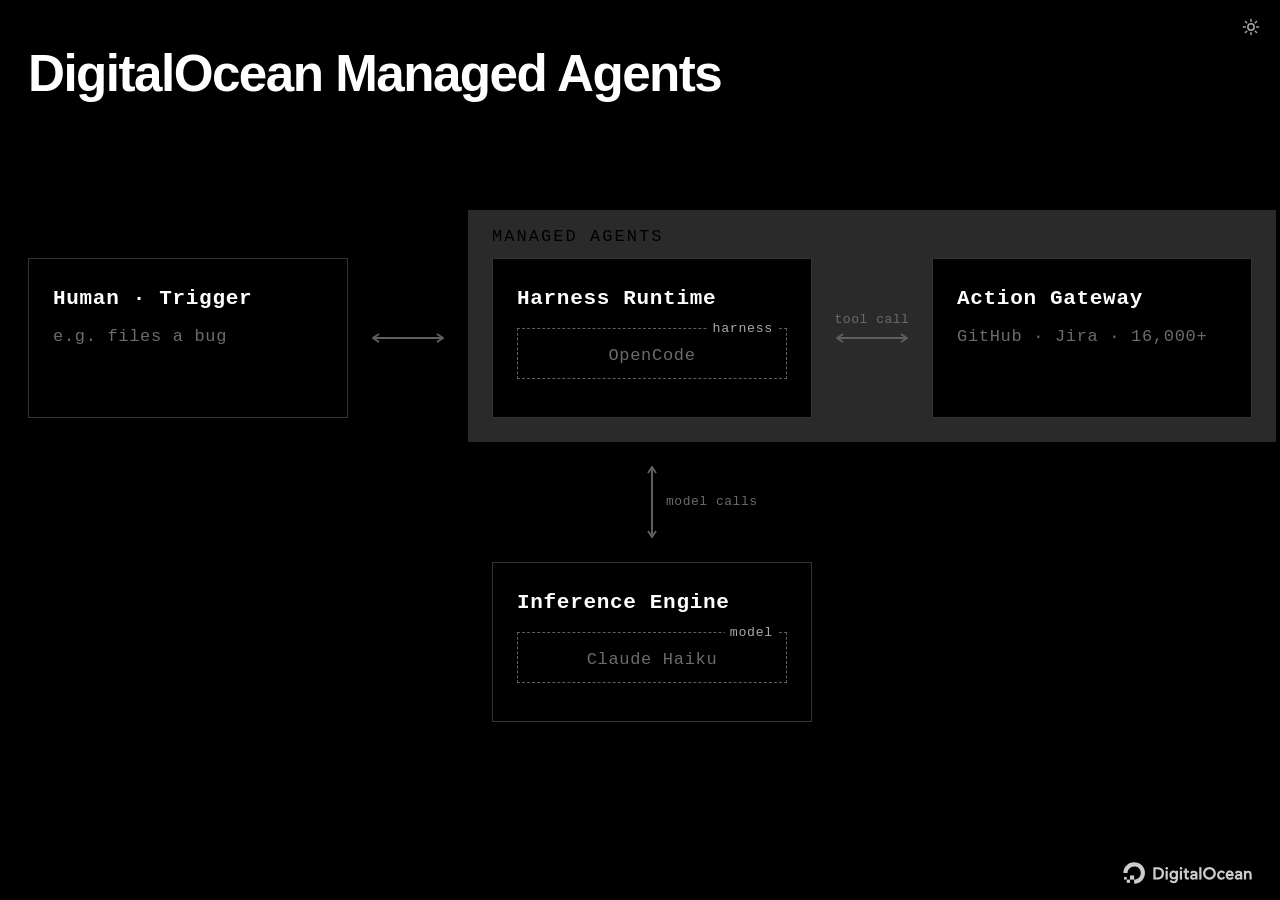
<file: managed-agents.html>
<!DOCTYPE html>
<html lang="en">
<head>
  <meta charset="UTF-8" />
  <meta name="viewport" content="width=device-width, initial-scale=1.0" />
  <title>DigitalOcean Managed Agents — architecture</title>
  <link rel="icon" href="favicon.ico" />
  <link rel="stylesheet" href="styles.css" />
  <script src="theme.js"></script>
</head>
<body>
  <main class="wide">
    <h1 class="title">DigitalOcean Managed Agents</h1>

    <div class="mars">
      <div class="stage node human"><div class="head">Human · Trigger</div><div class="line">e.g. files a bug</div></div>

      <div class="link-h"><svg viewBox="0 0 72 10"><path class="arr" data-c="hr" d="M1 5H71M7 1L1 5L7 9M65 1L71 5L65 9"/></svg></div>

      <div class="frame"><span class="frame-title">Managed Agents</span>
        <div class="col">
          <div class="stage node hr"><div class="head">Harness Runtime</div><div class="inner"><span class="tag">harness</span>OpenCode</div></div>
          <svg width="10" height="72" viewBox="0 0 10 72"><path class="arr" data-c="hr si" d="M5 1V71M1 7L5 1L9 7M1 65L5 71L9 65"/></svg>
          <span class="lbl">model calls</span>
          <div class="stage node si"><div class="head">Inference Engine</div><div class="inner"><span class="tag">model</span>Claude Haiku</div></div>
        </div>

        <div class="link-h"><span class="t">tool call</span><svg viewBox="0 0 72 10"><path class="arr" data-c="hr ag" d="M1 5H71M7 1L1 5L7 9M65 1L71 5L65 9"/></svg></div>

        <div class="stage node ag"><div class="head">Action Gateway</div><div class="line">GitHub · Jira · 16,000+</div></div>
      </div>

      <div class="cap c1"><b>Durable Sessions</b>Pause, resume, hand off.</br>Firecracker microVMs.</div>
      <div class="cap c3"><b>Model Catalog</b>Open-weight and pass-through models.</div>
      <div class="cap c2"><b>Isolated Credentials</b>Secrets never enter the agent's runtime.</div>
    </div>
  </main>

  <footer class="cellar">
    <img class="do-logo" src="do_logo_horizontal_black.svg" alt="DigitalOcean" />
  </footer>
</body>
</html>
</file>
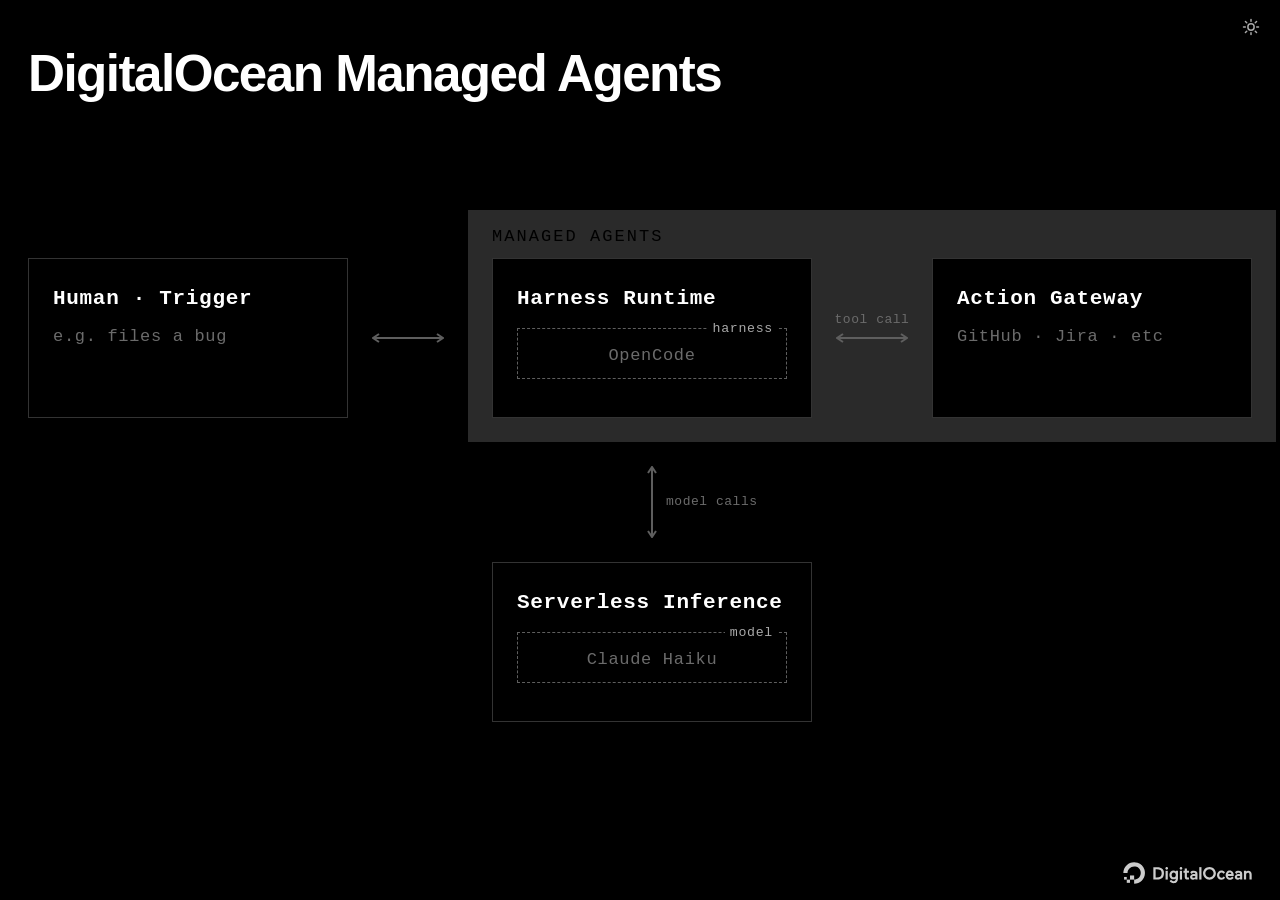
<file: mars-architecture.html>
<!DOCTYPE html>
<html lang="en">
<head>
  <meta charset="UTF-8" />
  <meta name="viewport" content="width=device-width, initial-scale=1.0" />
  <title>digitalocean managed agents — architecture</title>
  <link rel="icon" href="favicon.ico" />
  <link rel="stylesheet" href="styles.css" />
  <script src="theme.js"></script>
</head>
<body>
  <main class="wide">
    <h1 class="title">DigitalOcean Managed Agents</h1>

    <div class="mars">
      <div class="stage node human"><div class="head">Human · Trigger</div><div class="line">e.g. files a bug</div></div>

      <div class="link-h"><svg viewBox="0 0 72 10"><path class="arr" data-c="hr" d="M1 5H71M7 1L1 5L7 9M65 1L71 5L65 9"/></svg></div>

      <div class="frame"><span class="frame-title">Managed Agents</span>
        <div class="col">
          <div class="stage node hr"><div class="head">Harness Runtime</div><div class="inner"><span class="tag">harness</span>OpenCode</div></div>
          <svg width="10" height="72" viewBox="0 0 10 72"><path class="arr" data-c="hr si" d="M5 1V71M1 7L5 1L9 7M1 65L5 71L9 65"/></svg>
          <span class="lbl">model calls</span>
          <div class="stage node si"><div class="head">Serverless Inference</div><div class="inner"><span class="tag">model</span>Claude Haiku</div></div>
        </div>

        <div class="link-h"><span class="t">tool call</span><svg viewBox="0 0 72 10"><path class="arr" data-c="hr ag" d="M1 5H71M7 1L1 5L7 9M65 1L71 5L65 9"/></svg></div>

        <div class="stage node ag"><div class="head">Action Gateway</div><div class="line">GitHub · Jira · etc</div></div>
      </div>

      <div class="cap c1"><b>Durable Sessions</b>Pause, resume, hand off.</br>Firecracker microVMs.</div>
      <div class="cap c3"><b>Model Catalog</b>Open-weight and pass-through models.</div>
      <div class="cap c2"><b>Isolated Credentials</b>Secrets never enter the agent's runtime.</div>
    </div>
  </main>

  <footer class="cellar">
    <img class="do-logo" src="do_logo_horizontal_black.svg" alt="DigitalOcean" />
  </footer>
</body>
</html>
</file>
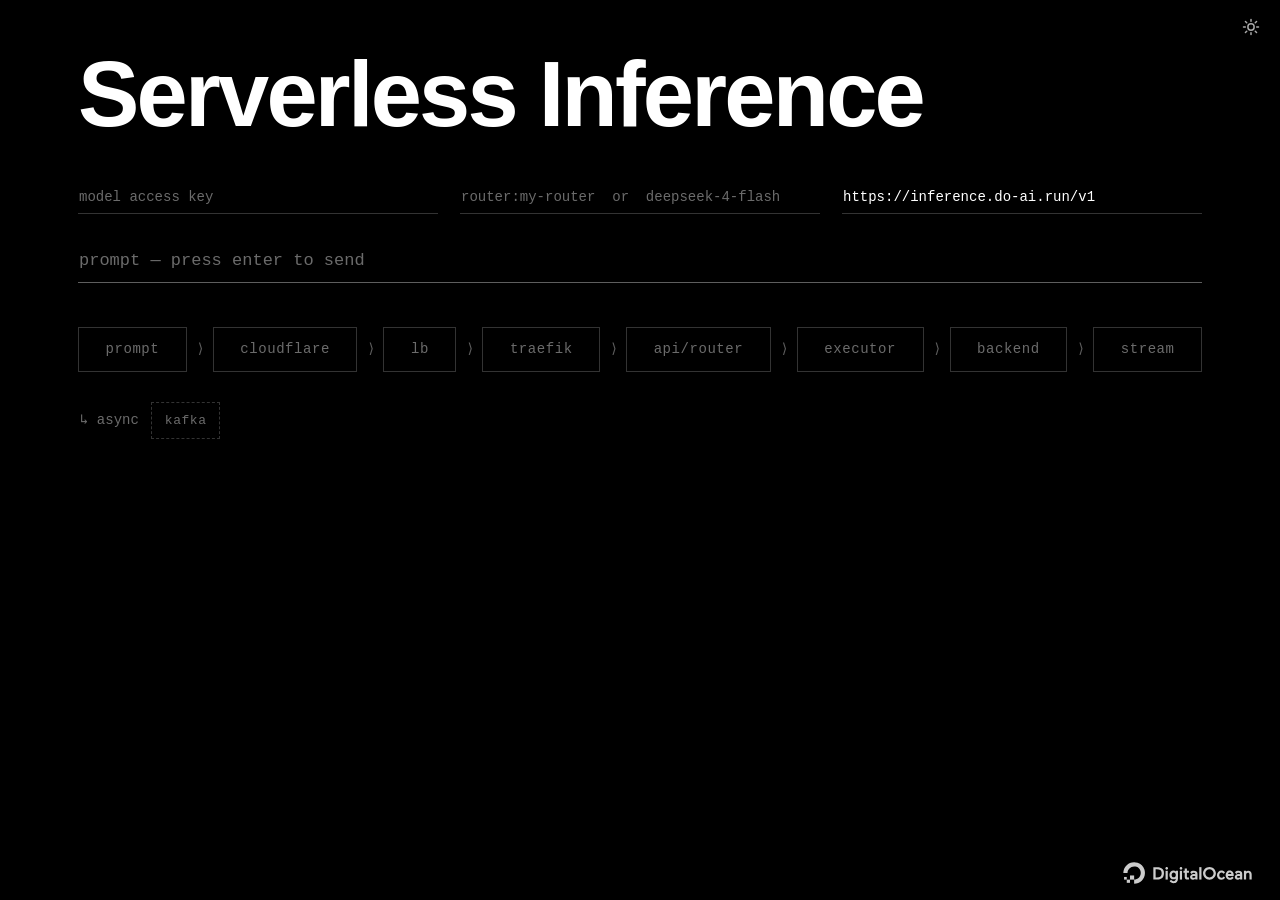
<file: serverless-inference.html>
<!DOCTYPE html>
<html lang="en">
<head>
  <meta charset="UTF-8" />
  <meta name="viewport" content="width=device-width, initial-scale=1.0" />
  <title>Serverless Inference — deep dive</title>
  <link rel="icon" href="favicon.ico" />
  <link rel="stylesheet" href="styles.css" />
  <script src="theme.js"></script>
</head>
<body>
  <main>
    <h1 class="title">Serverless Inference</h1>

    <div class="config">
      <input id="key"   type="password" placeholder="model access key" autocomplete="off" spellcheck="false" />
      <input id="model" type="text"     placeholder="router:my-router  or  deepseek-4-flash" spellcheck="false" />
      <input id="base"  type="text"     placeholder="https://inference.do-ai.run/v1" spellcheck="false" />
    </div>

    <input id="prompt" type="text" placeholder="prompt — press enter to send" spellcheck="false" autocomplete="off" />

    <div class="pipeline" id="pipeline"></div>
    <div class="branch" id="branch"></div>

    <div class="meta" id="meta"></div>
    <div class="reply" id="reply"></div>
  </main>

  <footer class="cellar">
    <a href="ai-play.html" title="see the bigger picture — DigitalOcean AI">
      <img class="do-logo" src="do_logo_horizontal_black.svg" alt="DigitalOcean — the bigger picture" />
    </a>
  </footer>

  <script src="app.js"></script>
</body>
</html>
</file>
<file: styles.css>
/* dark is the default (projector-friendly); [data-theme="light"] flips the palette live */
:root {
  --bg: #000;
  --dim-border: #333;
  --dim-text: #6b6b6b;
  --mid-border: #5e5e5e;
  --mid-text: #a9a9a9;
  --bright: #ffffff;
  --line: #2a2a2a;
  --glow: rgba(255, 255, 255, .35);
  --tip-bg: #111111;
  --pos: #6ee7a8;
  --neg: #ff8f8f;
  --logo-filter: invert(1);
  --mono: ui-monospace, SFMono-Regular, "SF Mono", Menlo, Consolas, "Liberation Mono", monospace;
}

:root[data-theme="light"] {
  --bg: #ffffff;
  --dim-border: #d9d9d9;
  --dim-text: #8a8a8a;
  --mid-border: #b3b3b3;
  --mid-text: #555555;
  --bright: #111111;
  --line: #ececec;
  --glow: rgba(0, 0, 0, .22);
  --tip-bg: #ffffff;
  --pos: #128a5b;
  --neg: #c0362c;
  --logo-filter: none;
}

* { box-sizing: border-box; }

html, body { height: 100%; }

body {
  margin: 0;
  background: var(--bg);
  color: var(--mid-text);
  font-family: var(--mono);
  font-size: 14px;
  line-height: 1.5;
  -webkit-font-smoothing: antialiased;
}

/* live theme toggle — fixed top-right on every page, icon only */
.theme-toggle {
  position: fixed; top: 14px; right: 16px; z-index: 50;
  display: inline-flex; align-items: center; justify-content: center;
  background: transparent; border: 0; padding: 4px; line-height: 0;
  color: var(--mid-text); cursor: pointer;
  transition: color .15s;
}
.theme-toggle:hover { color: var(--bright); }

main {
  max-width: 1180px;
  margin: 0 auto;
  padding: 48px 28px 110px;
  display: flex;
  flex-direction: column;
  gap: 26px;
}

/* ───────────────────────── title ───────────────────────── */
.title {
  font-family: -apple-system, BlinkMacSystemFont, "Segoe UI", Helvetica, Arial, sans-serif;
  font-size: clamp(44px, 8vw, 92px);
  font-weight: 800;
  letter-spacing: -0.03em;
  line-height: 1;
  color: var(--bright);
  margin: 0 0 16px;
}

/* ───────────────────────── inputs ───────────────────────── */
.config { display: flex; gap: 22px; }
.config input { flex: 1; min-width: 0; }

input {
  font: inherit;
  color: var(--bright);
  background: transparent;
  border: 0;
  border-bottom: 1px solid var(--dim-border);
  padding: 5px 1px;
  caret-color: var(--bright);
}
input::placeholder { color: var(--dim-text); }
input:focus { outline: none; border-bottom-color: var(--bright); }

#prompt {
  width: 100%;
  font-size: 17px;
  border-bottom-color: var(--mid-border);
  padding: 8px 1px;
}

/* ───────────────────────── pipeline ───────────────────────── */
.pipeline {
  display: flex;
  align-items: center;
  flex-wrap: nowrap;
  gap: 26px;
  padding: 18px 0 4px;
}

.stage {
  position: relative;
  flex: 1 1 auto;
  min-width: max-content;
  text-align: center;
  border: 1px solid var(--dim-border);
  color: var(--dim-text);
  padding: 11px 16px;
  white-space: nowrap;
  letter-spacing: .04em;
  transition: color .2s, border-color .2s, background .2s, box-shadow .2s;
}

/* ">" connector between stages */
.stage:not(:first-child)::before {
  content: "⟩";
  position: absolute; top: 50%; left: -13px;
  transform: translate(-50%, -50%);
  color: var(--mid-border);
}

/* states */
.stage.reached { color: var(--mid-text); border-color: var(--mid-border); }
.stage.active,
.stage.streaming {
  color: var(--bright);
  border-color: var(--bright);
  box-shadow: 0 0 0 1px var(--bright);
  animation: breathe 1.3s ease-in-out infinite;
}
@keyframes breathe {
  0%, 100% { box-shadow: 0 0 0 1px var(--bright); }
  50%      { box-shadow: 0 0 12px 0 var(--glow); }
}
.stage.failed {
  color: var(--bright);
  border-color: var(--bright);
  border-style: dashed;
  animation: none;
  box-shadow: none;
}

/* ───────────────────────── kafka branch ───────────────────────── */
.branch { min-height: 18px; padding-left: 2px; display: flex; align-items: center; }
.branch .stage {
  flex: 0 0 auto;
  border-style: dashed;
  font-size: 13px;
  padding: 8px 13px;
}
.branch .label { color: var(--dim-text); margin-right: 12px; }
.branch .stage::before, .branch .stage::after { display: none; }

/* ───────────────────────── meta + reply ───────────────────────── */
.meta {
  color: var(--mid-text);
  min-height: 1.5em;
  letter-spacing: .02em;
  word-break: break-word;
}
.meta .sep { color: var(--dim-text); }
.meta b { color: var(--bright); font-weight: 600; }

/* model info glyph + hover tooltip (details pulled from the model catalog) */
.info { position: relative; display: inline-flex; align-items: center; vertical-align: middle; margin-left: 5px; cursor: help; outline: none; color: var(--mid-text); }
.info-ico { display: block; }
.info-ico circle { fill: currentColor; }  /* glyph matches the gray text */
.info-ico rect { fill: var(--bg); }        /* the "i" cut out in the background colour */
.info .tip {
  position: absolute; left: 0; top: calc(100% + 8px); z-index: 30;
  width: max-content; max-width: 340px;
  background: var(--tip-bg); border-radius: 8px;
  padding: 10px 12px; color: var(--mid-text);
  font-size: 12px; line-height: 1.45; letter-spacing: normal; white-space: normal;
  box-shadow: 0 8px 24px rgba(0, 0, 0, .6);
  opacity: 0; visibility: hidden; transform: translateY(-4px);
  transition: opacity .12s, transform .12s; pointer-events: none;
}
.info-ico:hover + .tip, .info:focus-visible .tip { opacity: 1; visibility: visible; transform: translateY(0); }
.tip-title { display: block; color: var(--bright); font-weight: 600; margin-bottom: 3px; }
.tip-desc { display: block; margin-bottom: 6px; }
.tip-row { display: block; color: var(--dim-text); }

.reply {
  color: var(--bright);
  white-space: pre-wrap;
  word-wrap: break-word;
  font-size: 16px;
  min-height: 1.5em;
}
.reply.dim { color: var(--dim-text); }
.reply .cursor {
  display: inline-block;
  width: 7px; height: 1em;
  background: var(--bright);
  vertical-align: text-bottom;
  animation: blink 1s step-end infinite;
}
@keyframes blink { 50% { opacity: 0; } }

/* ───────────────────────── bigger picture (index.html) ───────────────────────── */
.lead { color: var(--mid-text); margin: -10px 0 0; }

.xlink {
  display: inline-block; width: fit-content;
  color: var(--mid-text); text-decoration: none;
  border-bottom: 1px solid var(--dim-border); padding-bottom: 1px;
}
.xlink:hover { color: var(--bright); border-bottom-color: var(--bright); }
.xlink .tag {
  font-size: .78em; letter-spacing: .08em; text-transform: uppercase;
  color: var(--dim-text); border: 1px solid var(--dim-border);
  padding: 1px 5px; margin-left: 6px; vertical-align: 1px;
}

.legend { display: flex; flex-wrap: wrap; justify-content: center; gap: 22px; color: var(--mid-text); }
.legend-item { display: inline-flex; align-items: center; gap: 8px; white-space: nowrap; }
.swatch { width: 28px; height: 15px; display: inline-block; }
.swatch.hollow { border: 1px solid var(--dim-border); }
.swatch.filled { background: var(--line); border: 1px solid var(--mid-border); }
.swatch.shared { border: 1px dashed var(--mid-border); }

.stacks { display: flex; gap: 26px; align-items: stretch; margin-top: 32px; }
.stack {
  flex: 1 1 0; min-width: 0;
  display: flex; flex-direction: column;
  color: inherit; text-decoration: none;
}
.layers { display: flex; flex-direction: column; gap: 6px; }
.layer {
  border: 1px solid var(--dim-border);
  padding: 14px 14px; text-align: center;
  letter-spacing: .03em;
  white-space: nowrap; overflow: hidden; text-overflow: ellipsis;
}
.layer.cust { background: transparent; border-color: var(--dim-border); color: var(--mid-text); }
.layer.do   { background: var(--line); border-color: var(--mid-border); color: var(--bright); }
.layer.split {
  background: linear-gradient(100deg, var(--line) 0 48%, transparent 52% 100%);
  border-color: var(--mid-border); color: var(--bright);
  display: flex; justify-content: space-between; gap: 8px;
}
.layer.split .byom { color: var(--mid-text); }

.shared {
  position: relative;
  display: flex; flex-direction: column; gap: 6px;
  outline: 1px dashed var(--mid-border);   /* outline takes no layout space, so rows stay aligned across columns */
  outline-offset: 3px;
}
.shared-tag {
  position: absolute; right: 0; bottom: -7px;
  background: var(--bg); padding: 0 5px;
  font-size: .78em; line-height: 1; color: var(--mid-text);
}

.stack-name { margin-top: auto; padding-top: 14px; text-align: center; color: var(--bright); font-weight: 600; font-size: 1.25em;}
.stack-tier { text-align: center; color: var(--dim-text); font-size: .85em; margin-top: 2px; }

/* inference router — a title below, connected up to the Dedicated (PaaS) and Serverless (TaaS)
   columns with right-angle lines. columns are 3 equal flex cells with a 26px gap, so the middle
   column centers on 50% and the right column one (column + gap) = (100% + 26px)/3 further right. */
.router { position: relative; height: 66px; margin-top: -8px; }
.router .bar {
  position: absolute; top: 26px; left: 50%;
  width: calc((100% + 26px) / 3);
  border-top: 1px solid var(--mid-border);
}
.router .arm {
  position: absolute; top: 12px; height: 14px;
  border-left: 1px solid var(--mid-border);
}
.router .arm.l { left: 50%; }
.router .arm.r { left: calc(50% + (100% + 26px) / 3); }
.router .stem {
  position: absolute; top: 26px; height: 14px;
  left: calc(50% + (100% + 26px) / 6);
  border-left: 1px solid var(--mid-border);
}
.router .router-label {
  position: absolute; top: 42px;
  left: calc(50% + (100% + 26px) / 6);
  transform: translateX(-50%);
  white-space: nowrap;
  color: var(--bright); font-weight: 600;
}
a.router.link { display: block; text-decoration: none; cursor: pointer; }
a.router.link:hover .router-label { text-decoration: underline; }
a.router.link:hover .bar,
a.router.link:hover .arm,
a.router.link:hover .stem { border-color: var(--bright); }

/* serverless inference is the demo entry point */
.stack.link { cursor: pointer; }
.stack.link:hover .layer.do { box-shadow: 0 0 0 1px var(--bright); }
.stack.link:hover .shared { border-color: var(--bright); }
.stack.link:hover .stack-name { text-decoration: underline; }

/* ───────────────────────── capacity fit (capacity.html) ───────────────────────── */
.field-label {
  display: block;
  color: var(--dim-text);
  font-size: 12px;
  letter-spacing: .06em;
  text-transform: lowercase;
  margin-bottom: 4px;
}
/* block headings that split the form into ① config ② target ③ assumptions */
.block-title {
  font-family: -apple-system, BlinkMacSystemFont, "Segoe UI", Helvetica, Arial, sans-serif;
  font-size: 15px; font-weight: 600; letter-spacing: .01em;
  color: var(--bright);
  margin: 10px 0 -8px;
  padding-bottom: 8px;
}

select {
  width: 100%;
  font: inherit;
  color: var(--bright);
  background: transparent;
  border: 0;
  border-bottom: 1px solid var(--mid-border);
  padding: 6px 1px;
  cursor: pointer;
  -webkit-appearance: none; appearance: none;
}
select:focus { outline: none; border-bottom-color: var(--bright); }
select option { background: var(--bg); color: var(--bright); }

.config-readout {
  color: var(--mid-text);
  min-height: 1.5em;
  letter-spacing: .02em;
  word-break: break-word;
}
.config-readout b { color: var(--bright); font-weight: 600; }
.config-readout .sep { color: var(--dim-text); }
.config-readout .err { color: var(--bright); }

.inputs {
  display: grid;
  grid-template-columns: repeat(auto-fit, minmax(160px, 1fr));
  gap: 18px 22px;
}
.in-field { display: flex; flex-direction: column; }

/* money field: a fixed "$" prefix that reads as part of the input */
.money { display: flex; align-items: baseline; border-bottom: 1px solid var(--dim-border); }
.money:focus-within { border-bottom-color: var(--bright); }
.money .cur { color: var(--dim-text); padding-right: 4px; }
.money input { border-bottom: 0; padding-left: 0; flex: 1; min-width: 0; }

/* verdict banner */
.verdict {
  min-height: 1.5em;
  color: var(--mid-text);
  font-size: 17px;
  letter-spacing: .01em;
}
.verdict.ok { color: var(--bright); }
.verdict.short { color: var(--bright); border-left: 2px solid var(--mid-border); padding-left: 12px; }

/* result tiles */
.tiles {
  display: grid;
  grid-template-columns: repeat(auto-fit, minmax(180px, 1fr));
  gap: 14px;
}
.tile {
  border: 1px solid var(--dim-border);
  padding: 14px 16px;
  display: flex;
  flex-direction: column;
  gap: 6px;
}
.tile.pos { border-color: var(--mid-border); }
.tile.neg { border-style: dashed; border-color: var(--bright); }
.t-label { color: var(--dim-text); font-size: 12px; letter-spacing: .06em; }
.t-value { color: var(--bright); font-size: 26px; line-height: 1; }
.t-value b { font-weight: 700; }
.t-value .unit { font-size: 14px; color: var(--mid-text); }
/* spec tiles hold text (model / precision / …), so use a smaller value font that fits */
.tile.spec .t-value { font-size: 16px; word-break: break-word; }
.t-sub { color: var(--mid-text); font-size: 12px; letter-spacing: .02em; }

/* cost & margin comparison — on-demand vs contract vs actual */
.compare { overflow-x: auto; }
.cmp { width: 100%; border-collapse: collapse; font-variant-numeric: tabular-nums; }
.cmp th, .cmp td { text-align: right; padding: 9px 14px; white-space: nowrap; }
.cmp th:first-child, .cmp td:first-child { text-align: left; }
.cmp thead th {
  color: var(--dim-text); font-weight: 400; font-size: 12px; letter-spacing: .05em;
  border-bottom: 1px solid var(--mid-border);
}
.cmp tbody td { color: var(--mid-text); }
.cmp tbody td:first-child { color: var(--bright); }
.cmp tr.pos td:nth-child(n+4) { color: var(--pos); }   /* positive margin */
.cmp tr.neg td:nth-child(n+4) { color: var(--neg); }   /* negative margin */

.note { color: var(--dim-text); font-size: 12px; margin: 0; }

/* ───────────────────────── cellar / footer ───────────────────────── */
.cellar {
  position: fixed;
  left: 0; right: 0; bottom: 0;
  z-index: 10;
  width: 100%;
  padding: 16px 28px;
  background: var(--bg);
  display: flex;
  align-items: center;
  justify-content: flex-end;
  gap: 16px;
  color: var(--dim-text);
}
.cellar a { display: inline-flex; }
.cellar .do-logo {
  height: 22px;
  width: auto;
  filter: var(--logo-filter);   /* invert to white on dark; original black on light */
  opacity: .8;
  transition: opacity .15s;
}
.cellar a:hover .do-logo { opacity: 1; }

/* ───────────────────────── router architecture (inference-router.html) ───────────────────────── */
/* left-to-right block diagram: prompt ⟩ router ⟩ [three task groups] ⟩ output.
   reuses .stage for the blocks; the router→groups fan and groups→output collapse are
   drawn as a vertical "bus" + per-row arms, the same border-line technique as .router. */
.arch {
  display: flex;
  align-items: center;
  gap: 0;
  overflow-x: auto;         /* narrow screens scroll rather than break the connectors */
  padding: 32px 0px 32px 0px;  /* room so hover-glow box-shadows aren't clipped by the scroll box */
}

/* blocks — .stage handles the look; drop its built-in ⟩ (we place connectors explicitly).
   static diagram: render every block in the calm mid state (no animation). */
.arch .node { position: relative; flex: 0 0 auto; min-width: max-content; line-height: 1.3;
  min-height: 46px; display: flex; align-items: center; justify-content: center;
  color: var(--mid-text); border-color: var(--mid-border);
  margin: 0 6px 0 6px }

.arch .node::before { content: none; }
.arch .node.router { font-weight: 600; background: var(--bright); color: var(--bg); border-color: var(--bright); box-shadow: 0 0 24px 2px var(--glow); }
/* DO mark inside the router block's bottom-left corner. it sits on the bright fill, so its
   filter is the inverse of the page's — black mark on the white block (dark), white on black (light) */
.router-logo { position: absolute; right: 4px; bottom: 4px; height: 10px; width: auto; opacity: .9; filter: none; }
:root[data-theme="light"] .router-logo { filter: invert(1); }
.arch .node.model { font-size: 13px; padding: 8px 13px; text-align:left; min-width: 13rem;}
/* fixed width sized to the longest label, so every task block matches (arrows align) */
.arch .node.task { width: 272px; text-align: center; }
.arch .node.task.fallback { border-style: dashed; }

/* horizontal ⟩ connector between adjacent blocks */
.arch .conn { flex: 0 0 auto; display: flex; align-items: center; justify-content: center; padding: 0 24px; }
.arch .conn .chev { color: var(--mid-border); transition: color .2s; }
/* dotted line connector — fans out of the router and collapses into output; stops short of the blocks */
.arch .conn.line { width: 56px; padding: 0 9px; }
.arch .conn.line::before { content: ""; width: 100%; border-top: 1px dotted var(--mid-border); transition: border-top-color .2s; }

/* the three groups, stacked; equal row heights (grid 1fr) so the ⟩ arrow rows align */
.arch-branch { position: relative; align-self: stretch; display: flex; }
/* vertical dotted spine joining the three fan lines into a fan out of the router. split at the
   router's entry (mid) into upper/lower halves so a hovered route can light just its own segment */
.arch-branch::before,
.arch-branch::after {
  content: ""; position: absolute; left: 9px;
  border-left: 1px dotted var(--mid-border); transition: border-left-color .2s;
}
.arch-branch::before { top: 13.5%; bottom: 50%; }  /* mid → top (task 1) */
.arch-branch::after  { top: 50%; bottom: 13.5%; }  /* mid → bottom (fallback) */
.arch-tasks {
  display: grid;
  grid-auto-rows: 1fr;
  gap: 32px;
  flex: 1 1 auto;
}
.task-group { position: relative; display: flex; align-items: center; }
.arch-models { position: relative; display: flex; flex-direction: column; justify-content: center; gap: 6px; }
.arch-models .node { flex: 1 1 auto; text-align: center; }

/* selection-criterion chip — a badge overlapping the bottom-right corner of the
   group's lowest model (styled like .stack-tier / .xlink .tag). */
.arch-criteria {
  position: absolute; right: 0; bottom: 0;
  transform: translate(38%, 45%);
  z-index: 2; background: var(--bg);
  text-align: center;
  font-size: .78em; letter-spacing: .08em; text-transform: uppercase;
  color: var(--mid-text);
  border: 1px solid var(--dim-border);
  padding: 3px 8px; white-space: nowrap;
  transition: color .2s, border-color .2s, box-shadow .2s;
}
.arch-criteria.fallback { border-style: dashed; color: var(--dim-text); }

/* ───────────────────────── sample prompts (hover to trace a route) ───────────────────────── */
/* filled, rounded tags (not blocks) — bright fill so they read as pills; theme-inverted text */
.samples { display: flex; flex-wrap: wrap; align-self: center; align-items: center; gap: 12px; }
.sample {
  font: inherit; color: var(--bg);
  background: var(--bright); border: 1px solid var(--bright);
  border-radius: 999px; padding: 3px 12px; cursor: pointer;
  transition: box-shadow .2s, transform .15s;
}
.sample:hover, .sample:focus-visible {
  outline: none; box-shadow: 0 0 12px 0 var(--glow); transform: translateY(-1px);
}

/* hover/focus a sample → glow every block, badge and connector on its chain (data-chain).
   blocks & badges get the ring; connectors get a colour lift only. */
main:has(.sample[data-for="creative"]:hover)       :is(.node, .arch-criteria)[data-chain~="creative"],
main:has(.sample[data-for="creative"]:focus-visible) :is(.node, .arch-criteria)[data-chain~="creative"],
main:has(.sample[data-for="recommend"]:hover)      :is(.node, .arch-criteria)[data-chain~="recommend"],
main:has(.sample[data-for="recommend"]:focus-visible) :is(.node, .arch-criteria)[data-chain~="recommend"] {
  color: var(--bright); border-color: var(--bright); box-shadow: 0 0 12px 0 var(--glow);
}
/* router keeps its inverted knockout text on the bright fill; take the ring only */
main:has(.sample[data-for="creative"]:hover)       .node.router[data-chain~="creative"],
main:has(.sample[data-for="creative"]:focus-visible) .node.router[data-chain~="creative"],
main:has(.sample[data-for="recommend"]:hover)      .node.router[data-chain~="recommend"],
main:has(.sample[data-for="recommend"]:focus-visible) .node.router[data-chain~="recommend"] {
  color: var(--bg); box-shadow: 0 0 28px 3px var(--glow);
}
/* connectors: chevrons + dotted lines light up */
main:has(.sample[data-for="creative"]:hover)       [data-chain~="creative"] .chev,
main:has(.sample[data-for="creative"]:focus-visible) [data-chain~="creative"] .chev,
main:has(.sample[data-for="recommend"]:hover)      [data-chain~="recommend"] .chev,
main:has(.sample[data-for="recommend"]:focus-visible) [data-chain~="recommend"] .chev {
  color: var(--bright);
}
main:has(.sample[data-for="creative"]:hover)       .conn.line[data-chain~="creative"]::before,
main:has(.sample[data-for="creative"]:focus-visible) .conn.line[data-chain~="creative"]::before,
main:has(.sample[data-for="recommend"]:hover)      .conn.line[data-chain~="recommend"]::before,
main:has(.sample[data-for="recommend"]:focus-visible) .conn.line[data-chain~="recommend"]::before {
  border-top-color: var(--bright);
}
/* spine: light only the segment the route travels. creative (top) → upper half; recommend
   (middle) enters the fan at mid, so no vertical segment glows. */
main:has(.sample[data-for="creative"]:hover) .arch-branch::before,
main:has(.sample[data-for="creative"]:focus-visible) .arch-branch::before {
  border-left-color: var(--bright);
}
/* fallback (bottom row) → light the LOWER spine half (mid → bottom) */
main:has(.sample[data-for="fallback"]:hover) .arch-branch::after,
main:has(.sample[data-for="fallback"]:focus-visible) .arch-branch::after {
  border-left-color: var(--bright);
}

/* fallback route ("What's up?") — no defined task; router sends it to the default model */
main:has(.sample[data-for="fallback"]:hover)       :is(.node, .arch-criteria)[data-chain~="fallback"],
main:has(.sample[data-for="fallback"]:focus-visible) :is(.node, .arch-criteria)[data-chain~="fallback"] {
  color: var(--bright); border-color: var(--bright); box-shadow: 0 0 12px 0 var(--glow);
}
main:has(.sample[data-for="fallback"]:hover)       .node.router[data-chain~="fallback"],
main:has(.sample[data-for="fallback"]:focus-visible) .node.router[data-chain~="fallback"] {
  color: var(--bg); box-shadow: 0 0 28px 3px var(--glow);
}
main:has(.sample[data-for="fallback"]:hover)       [data-chain~="fallback"] .chev,
main:has(.sample[data-for="fallback"]:focus-visible) [data-chain~="fallback"] .chev {
  color: var(--bright);
}
main:has(.sample[data-for="fallback"]:hover)       .conn.line[data-chain~="fallback"]::before,
main:has(.sample[data-for="fallback"]:focus-visible) .conn.line[data-chain~="fallback"]::before {
  border-top-color: var(--bright);
}


/* ---- mars-architecture.html ---- */
main.wide { max-width: 1320px; min-height: 100vh; box-sizing: border-box; }
main.wide .title { font-size: clamp(32px, 4vw, 72px); white-space: nowrap; }
.mars { position: relative; margin: auto; padding-bottom: 280px; display: flex; align-items: flex-start; font-size: 17px; }
.mars .arr { stroke: var(--mid-border); fill: none; stroke-width: 2; transition: stroke .2s; }
.mars .node { position: relative; width: 320px; min-width: 0; height: 160px; box-sizing: border-box; background: var(--bg); padding: 24px; text-align: left; display: flex; flex-direction: column; transition: transform .2s, color .2s, border-color .2s, box-shadow .2s; }
.mars .node::before { content: none; }
.mars .head { color: var(--bright); font-weight: 700; font-size: 21px; line-height: 1.5; }
.mars .line { margin-top: 10px; }
.mars .inner { position: relative; margin: auto 0; border: 1px dashed var(--mid-border); padding: 14px 4px 10px; text-align: center; white-space: nowrap; }
.mars .tag { position: absolute; top: -7px; right: 8px; background: var(--bg); padding: 0 5px; line-height: 1; font-size: .78em; color: var(--mid-text); }
.mars .frame { position: relative; display: flex; align-items: center; background: var(--line); padding: 48px 24px 24px; }
.mars .lbl, .mars .link-h { font-size: 13px; letter-spacing: .04em; color: var(--dim-text); }
.mars .frame-title { position: absolute; left: 24px; top: 14px; letter-spacing: .12em; text-transform: uppercase; color: black; }
.mars .human, .mars > .link-h { margin-top: 48px; }
.mars .link-h { position: relative; width: 120px; height: 160px; box-sizing: border-box; padding: 0 24px; display: flex; align-items: center; white-space: nowrap; }
.mars .link-h svg { width: 72px; height: 10px; }
.mars .link-h .t { position: absolute; left: 0; right: 0; bottom: calc(50% + 8px); text-align: center; }
.mars .col { position: relative; }
.mars .col .si { position: absolute; left: 0; top: calc(100% + 144px); }
.mars .col > svg { position: absolute; left: 50%; top: calc(100% + 48px); transform: translateX(-50%); }
.mars .lbl { position: absolute; left: calc(50% + 14px); top: calc(100% + 84px); transform: translateY(-50%); }
.mars .node:hover { transform: translateY(-4px); color: var(--bright); border-color: var(--bright); box-shadow: 0 0 24px 2px var(--glow); }
.mars .cap { position: absolute; left: 50%; transform: translateX(-50%); width: 520px; top: calc(100% + 16px); text-align: center; opacity: 0; pointer-events: none; transition: opacity .2s; color: var(--mid-text); }
.mars .cap b { display: block; color: var(--bright); }
.mars:has(.hr:hover) .cap.c1, .mars:has(.ag:hover) .cap.c2, .mars:has(.si:hover) .cap.c3 { opacity: 1; }
.mars:has(.hr:hover) .arr[data-c~="hr"], .mars:has(.ag:hover) .arr[data-c~="ag"], .mars:has(.si:hover) .arr[data-c~="si"] { stroke: var(--bright); stroke-dasharray: 5 5; animation: mars-flow .6s linear infinite; }
@keyframes mars-flow { to { stroke-dashoffset: -10; } }
</file>
